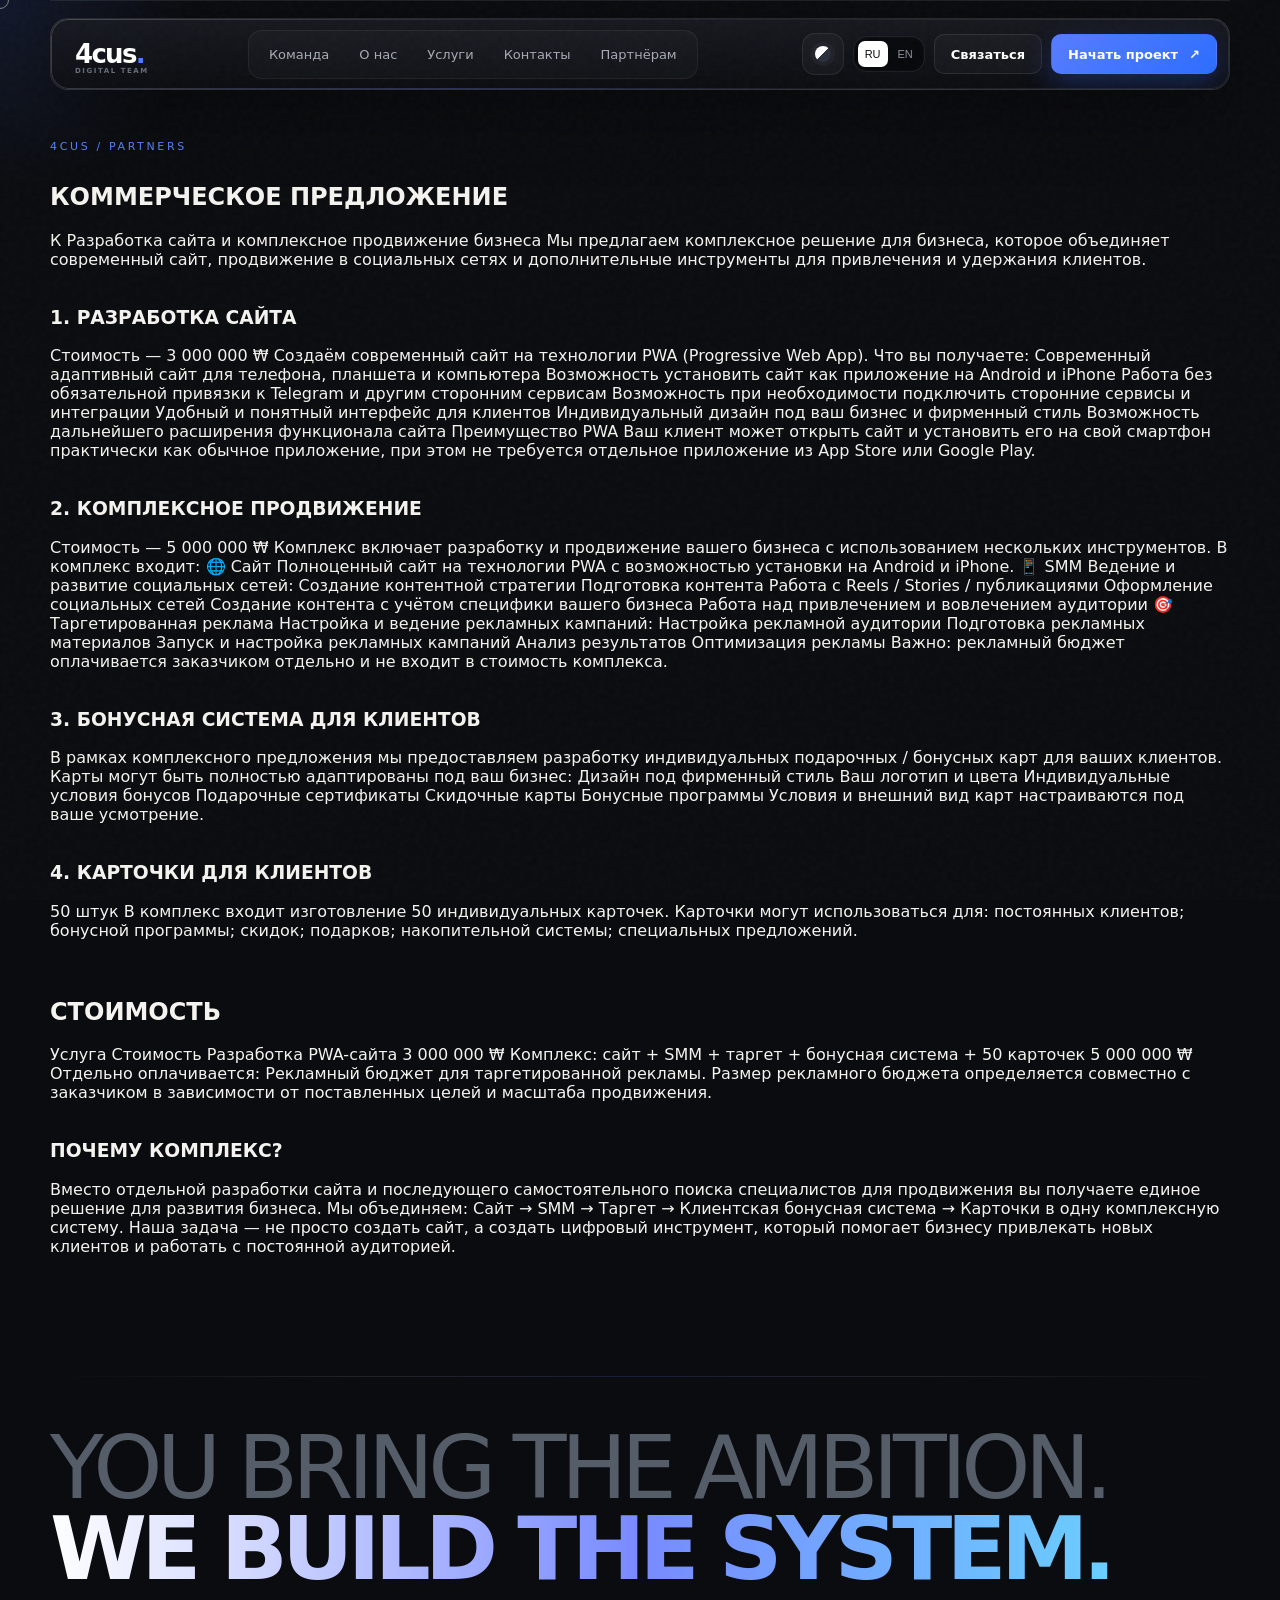
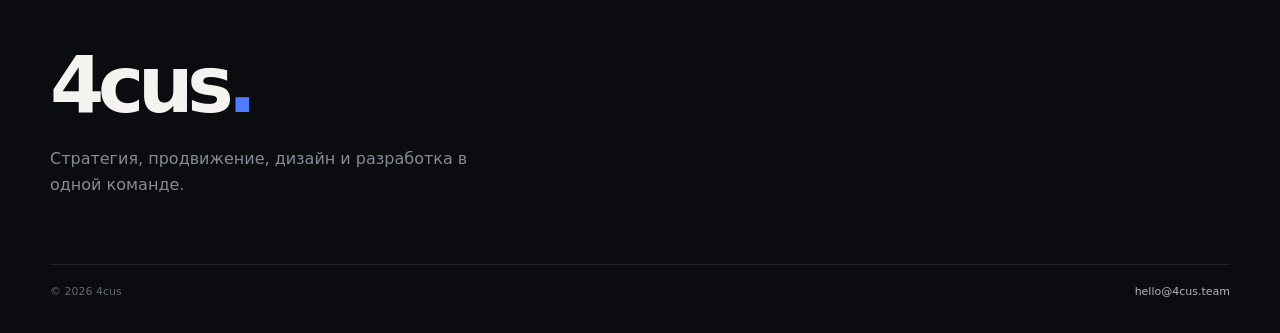
<file: parth.html>
<!doctype html>
<html lang="ru">
<head>
  <meta charset="utf-8" />
  <meta name="viewport" content="width=device-width, initial-scale=1" />
  <meta name="theme-color" content="#0b0c0f" />
  <meta name="description" content="4cus — digital team: SEO, targeted ads, websites, UI/UX, full-stack development and content production." />
  <title>4cus — Digital Team</title>
  <link rel="stylesheet" href="styles.css" />
</head>
<body>
  
  <div class="noise"></div>
  <div class="cursor-glow" id="cursorGlow"></div>

  <header class="topbar">
    <div class="topbar-stars" aria-hidden="true"></div>
    <a class="brand" href="#top" aria-label="4cus home">4cus<span>.</span></a>
    <nav class="nav" aria-label="Main navigation">
      <a href="#team" data-i18n="navTeam">Команда</a>
      <a href="#about" data-i18n="navAbout">О нас</a>
      <a href="#services" data-i18n="navServices">Услуги</a>
      <a href="#contact" data-i18n="navContact">Контакты</a>
      <a href="https://sanek99tyan-svg.github.io/4cusv4/parth.html">Партнёрам</a>
    </nav>
    <div class="top-actions">
      <button class="theme-toggle" id="themeToggle" type="button" aria-label="Toggle theme"><span class="theme-dot"></span></button>
      <button class="lang-switch" id="langSwitch" type="button" aria-label="Switch language"><span class="active">RU</span><span>EN</span></button>
      <a class="pill ghost" href="#contact" data-i18n="contactUs">Связаться</a>
      <a class="pill primary" href="#services" data-i18n="getStarted">Начать проект <span>↗</span></a>
      <button class="menu-btn" id="menuBtn" type="button" aria-label="Open menu"><span></span><span></span></button>
    </div>
  </header>

  <main id="top">
    



   


    <section class="about section-pad" id="about">
      <br />
      <div class="about-kicker reveal">4cus / Partners</div>
      <h2>КОММЕРЧЕСКОЕ ПРЕДЛОЖЕНИЕ</h2>К
Разработка сайта и комплексное продвижение бизнеса
Мы предлагаем комплексное решение для бизнеса, которое объединяет современный сайт, продвижение в социальных сетях и дополнительные инструменты для привлечения и удержания клиентов.
<br /><br/>
<h3>1. РАЗРАБОТКА САЙТА</h3>
Стоимость —
3 000 000 ₩
Создаём современный сайт на технологии PWA (Progressive Web App).
Что вы получаете:
Современный адаптивный сайт для телефона, планшета и компьютера
Возможность установить сайт как приложение на Android и iPhone
Работа без обязательной привязки к Telegram и другим сторонним сервисам
Возможность при необходимости подключить сторонние сервисы и интеграции
Удобный и понятный интерфейс для клиентов
Индивидуальный дизайн под ваш бизнес и фирменный стиль
Возможность дальнейшего расширения функционала сайта
Преимущество PWA
Ваш клиент может открыть сайт и установить его на свой смартфон практически как обычное приложение, при этом не требуется отдельное приложение из App Store или Google Play.
<br /><br/>
<h3>2. КОМПЛЕКСНОЕ ПРОДВИЖЕНИЕ</h3>
Стоимость —
5 000 000 ₩
Комплекс включает разработку и продвижение вашего бизнеса с использованием нескольких инструментов.
В комплекс входит:
🌐 Сайт
Полноценный сайт на технологии PWA с возможностью установки на Android и iPhone.
📱 SMM
Ведение и развитие социальных сетей:
Создание контентной стратегии
Подготовка контента
Работа с Reels / Stories / публикациями
Оформление социальных сетей
Создание контента с учётом специфики вашего бизнеса
Работа над привлечением и вовлечением аудитории
🎯 Таргетированная реклама
Настройка и ведение рекламных кампаний:
Настройка рекламной аудитории
Подготовка рекламных материалов
Запуск и настройка рекламных кампаний
Анализ результатов
Оптимизация рекламы
Важно: рекламный бюджет оплачивается заказчиком отдельно и не входит в стоимость комплекса.
<br /><br/>
<h3>3. БОНУСНАЯ СИСТЕМА ДЛЯ КЛИЕНТОВ</h3>
В рамках комплексного предложения мы предоставляем разработку индивидуальных подарочных / бонусных карт для ваших клиентов.
Карты могут быть полностью адаптированы под ваш бизнес:
Дизайн под фирменный стиль
Ваш логотип и цвета
Индивидуальные условия бонусов
Подарочные сертификаты
Скидочные карты
Бонусные программы
Условия и внешний вид карт настраиваются под ваше усмотрение.
<br /><br/>
<h3>4. КАРТОЧКИ ДЛЯ КЛИЕНТОВ</h3>
50 штук
В комплекс входит изготовление 50 индивидуальных карточек.
Карточки могут использоваться для:
постоянных клиентов;
бонусной программы;
скидок;
подарков;
накопительной системы;
специальных предложений.
<br /><br/><br />
<h2>СТОИМОСТЬ</h2>
Услуга	Стоимость
Разработка PWA-сайта	3 000 000 ₩
Комплекс: сайт + SMM + таргет + бонусная система + 50 карточек	5 000 000 ₩
Отдельно оплачивается:
Рекламный бюджет для таргетированной рекламы.
Размер рекламного бюджета определяется совместно с заказчиком в зависимости от поставленных целей и масштаба продвижения.
<br /><br/>
<h3>ПОЧЕМУ КОМПЛЕКС?</h3>
Вместо отдельной разработки сайта и последующего самостоятельного поиска специалистов для продвижения вы получаете единое решение для развития бизнеса.
Мы объединяем:
Сайт → SMM → Таргет → Клиентская бонусная система → Карточки
в одну комплексную систему.
Наша задача — не просто создать сайт, а создать цифровый инструмент, который помогает бизнесу привлекать новых клиентов и работать с постоянной аудиторией.
    </section>

    
  </main>

  <footer>
    <div class="footer-manifest reveal"><span>YOU BRING THE AMBITION.</span><strong data-i18n="footerManifest">WE BUILD THE SYSTEM.</strong></div>
    <div class="footer-brand">4cus<span>.</span></div>
    <p data-i18n="footerText">Стратегия, продвижение, дизайн и разработка в одной команде.</p>
    <div class="footer-bottom"><span>© 2026 4cus</span><a href="mailto:hello@4cus.team">hello@4cus.team</a></div>
  </footer>

  <div class="mobile-menu" id="mobileMenu" aria-hidden="true">
    <button class="menu-close" id="menuClose" type="button">×</button><button class="mobile-theme-toggle" id="mobileThemeToggle" type="button">Light / Dark</button>
    <a href="#team" data-i18n="navTeam">Команда</a><a href="#about" data-i18n="navAbout">О нас</a><a href="#services" data-i18n="navServices">Услуги</a><a href="#contact" data-i18n="navContact">Контакты</a><a href="https://sanek99tyan-svg.github.io/4cusv4/parth.html" data-i18n="navContact">Партнёрам</a>
  </div>

  <div class="profile-modal" id="profileModal" aria-hidden="true">
    <button class="profile-close" id="profileClose" type="button" aria-label="Close profile">×</button>
    <div class="profile-bg" id="profileBg"></div>
    <div class="profile-scroll">
      <div class="profile-hero">
        <div class="profile-index" id="profileIndex">01</div>
        <div class="profile-placeholder" id="profilePlaceholder"><span>A</span></div>
        <div class="profile-main">
          <div class="eyebrow" id="profileRole">IT / UIX / FULLSTACK</div>
          <h2 id="profileName">Александр</h2>
          <p id="profileBio"></p>
          <div class="profile-skills" id="profileSkills"></div><div class="profile-links"><a href="#">Instagram ↗</a><a href="#">Telegram ↗</a></div>
        </div>
      </div>
      <div class="portfolio-wrap">
        <div class="portfolio-head"><h3 data-i18n="portfolioTitle">Выбранные проекты</h3><span data-i18n="portfolioHint">Заглушки — замените на реальные изображения позже</span></div>
        <div class="portfolio-grid" id="portfolioGrid"></div>
      </div>
    </div>
  </div>

  <div class="custom-cursor" id="customCursor"><span></span></div>
  <script src="script.js"></script>
</body>
</html>
</file>
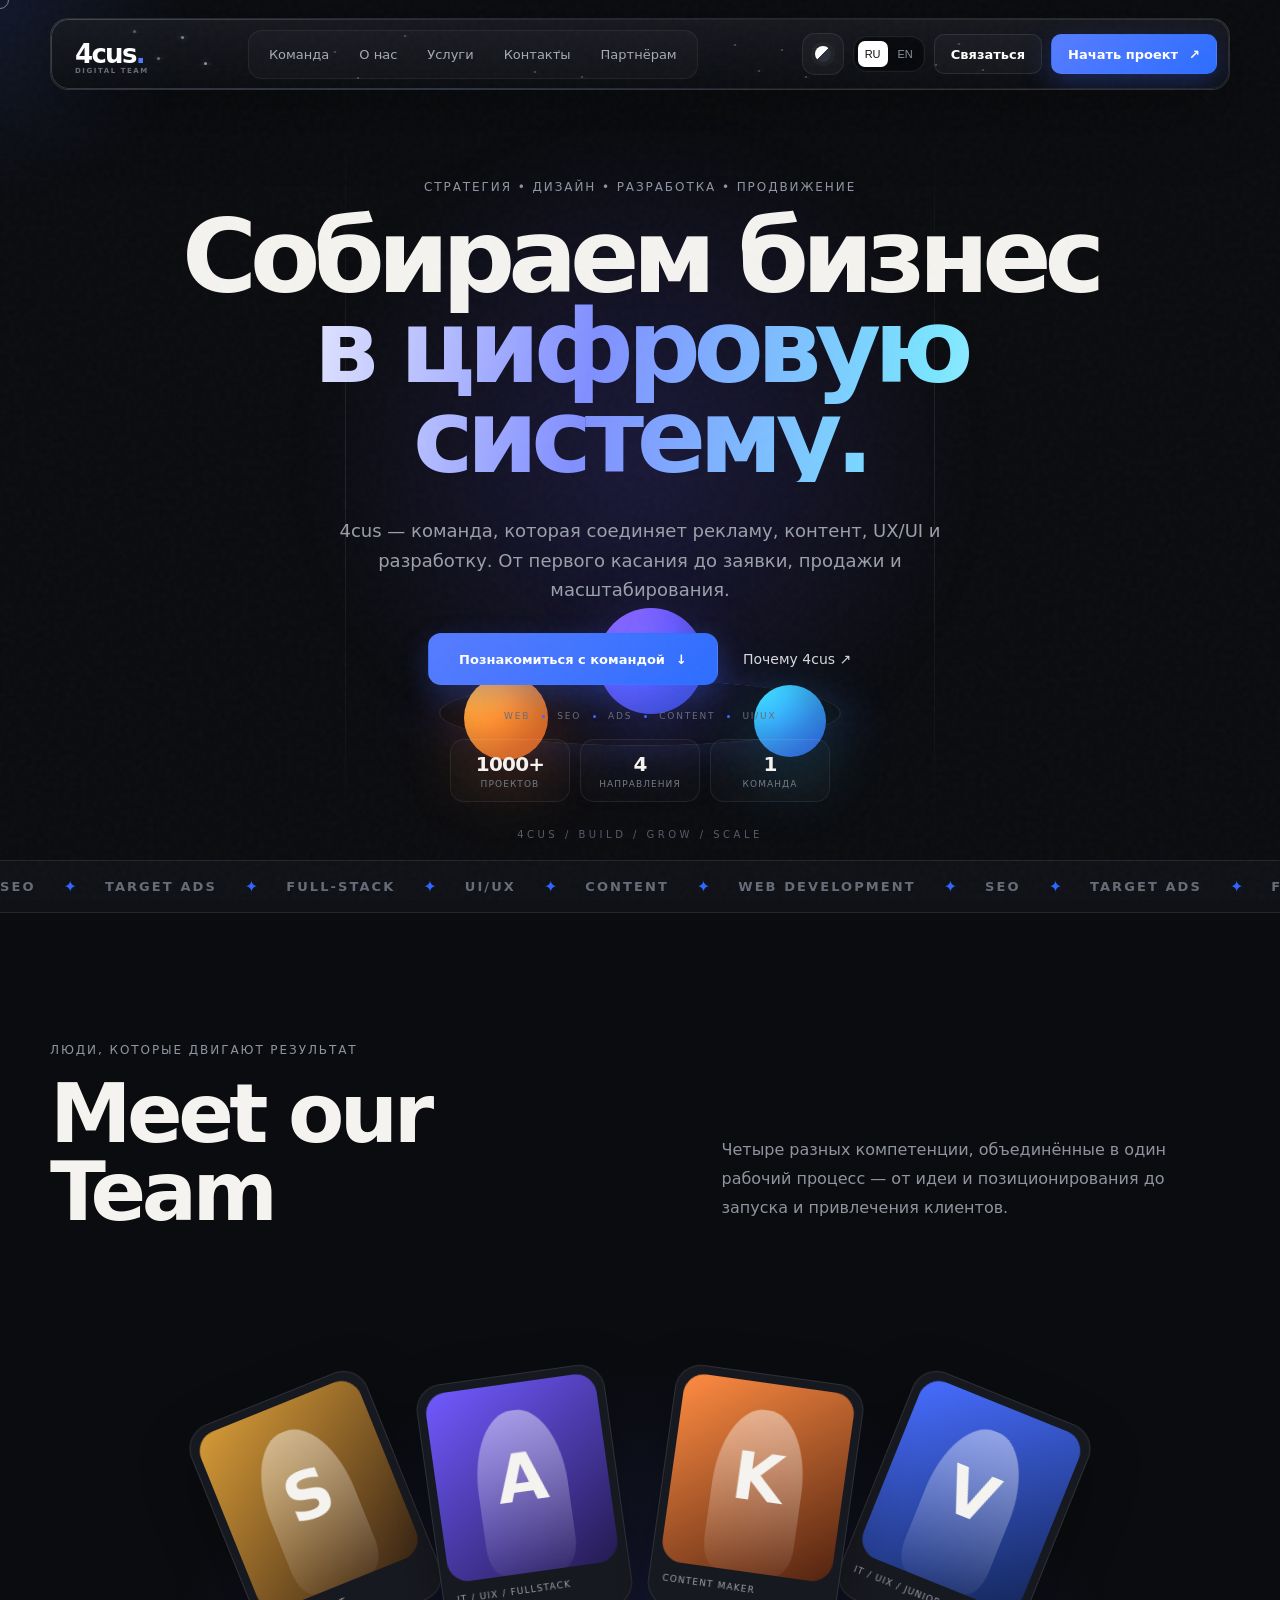
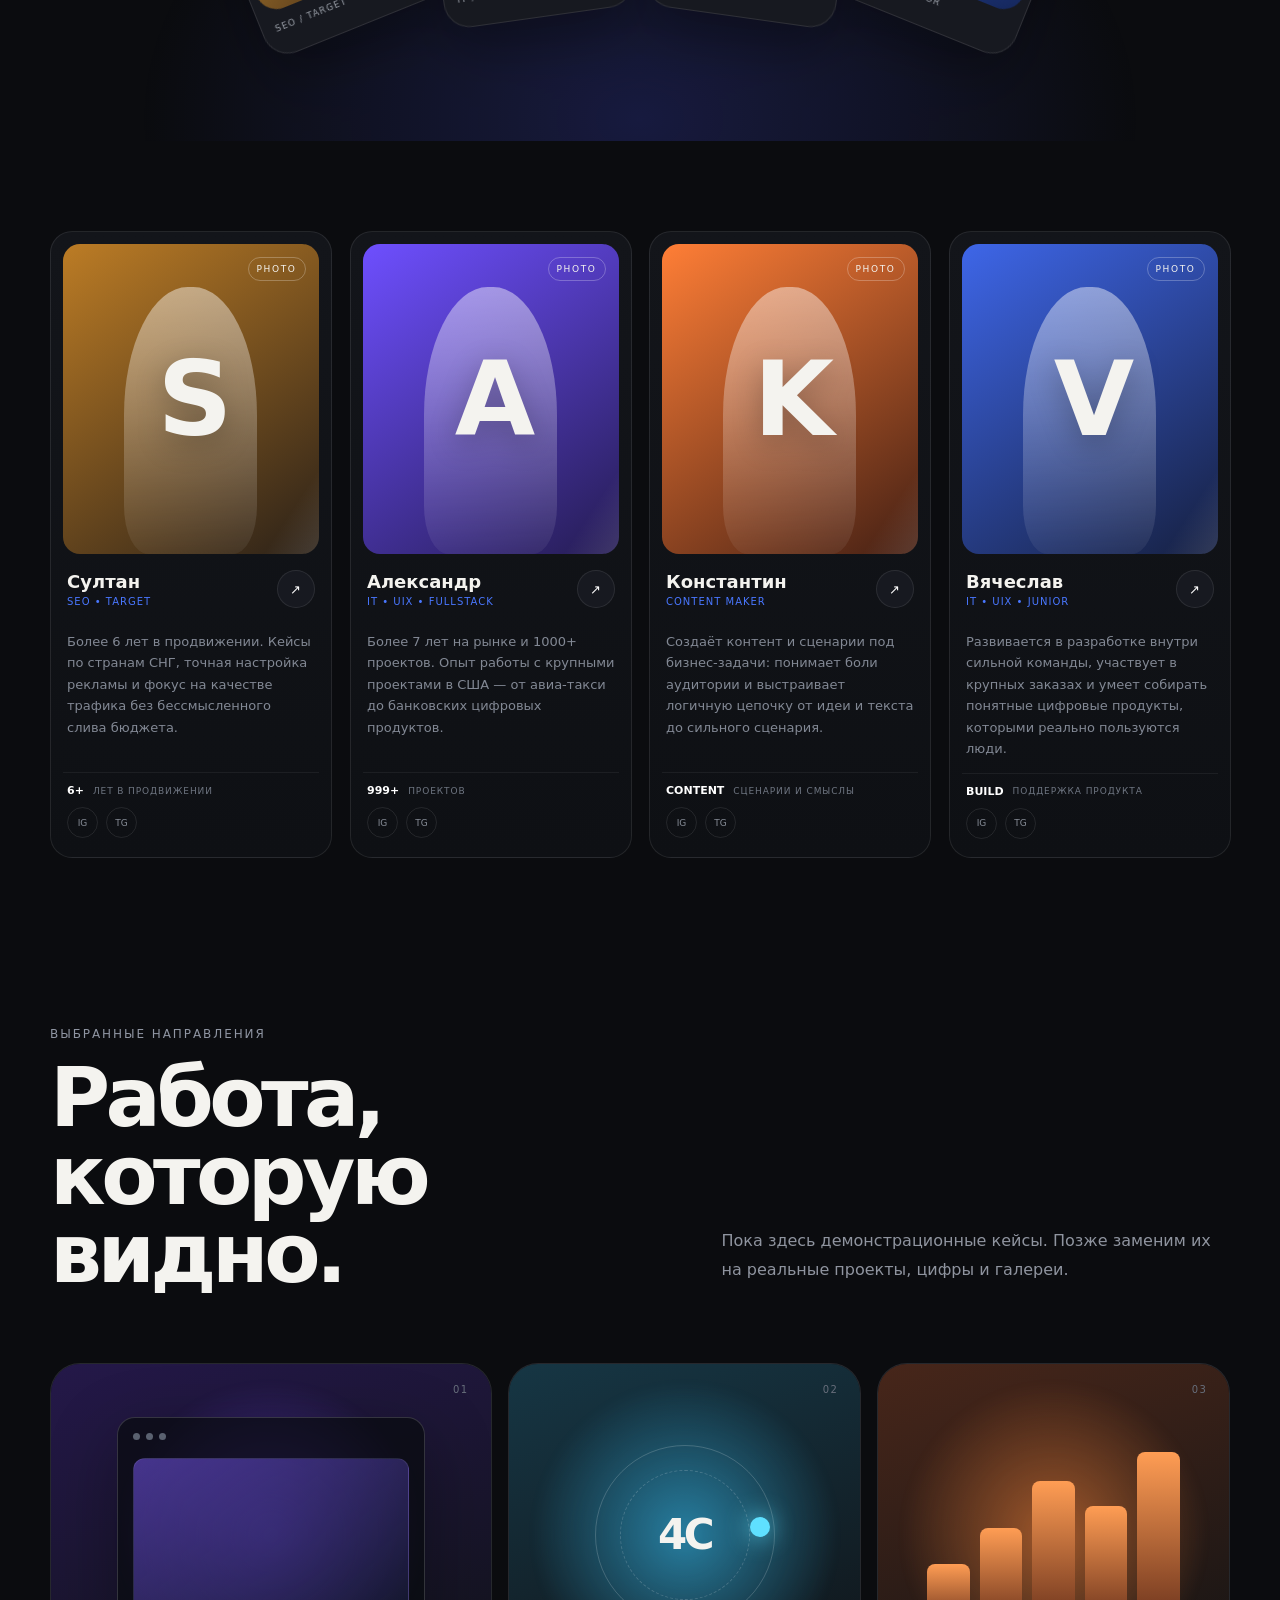
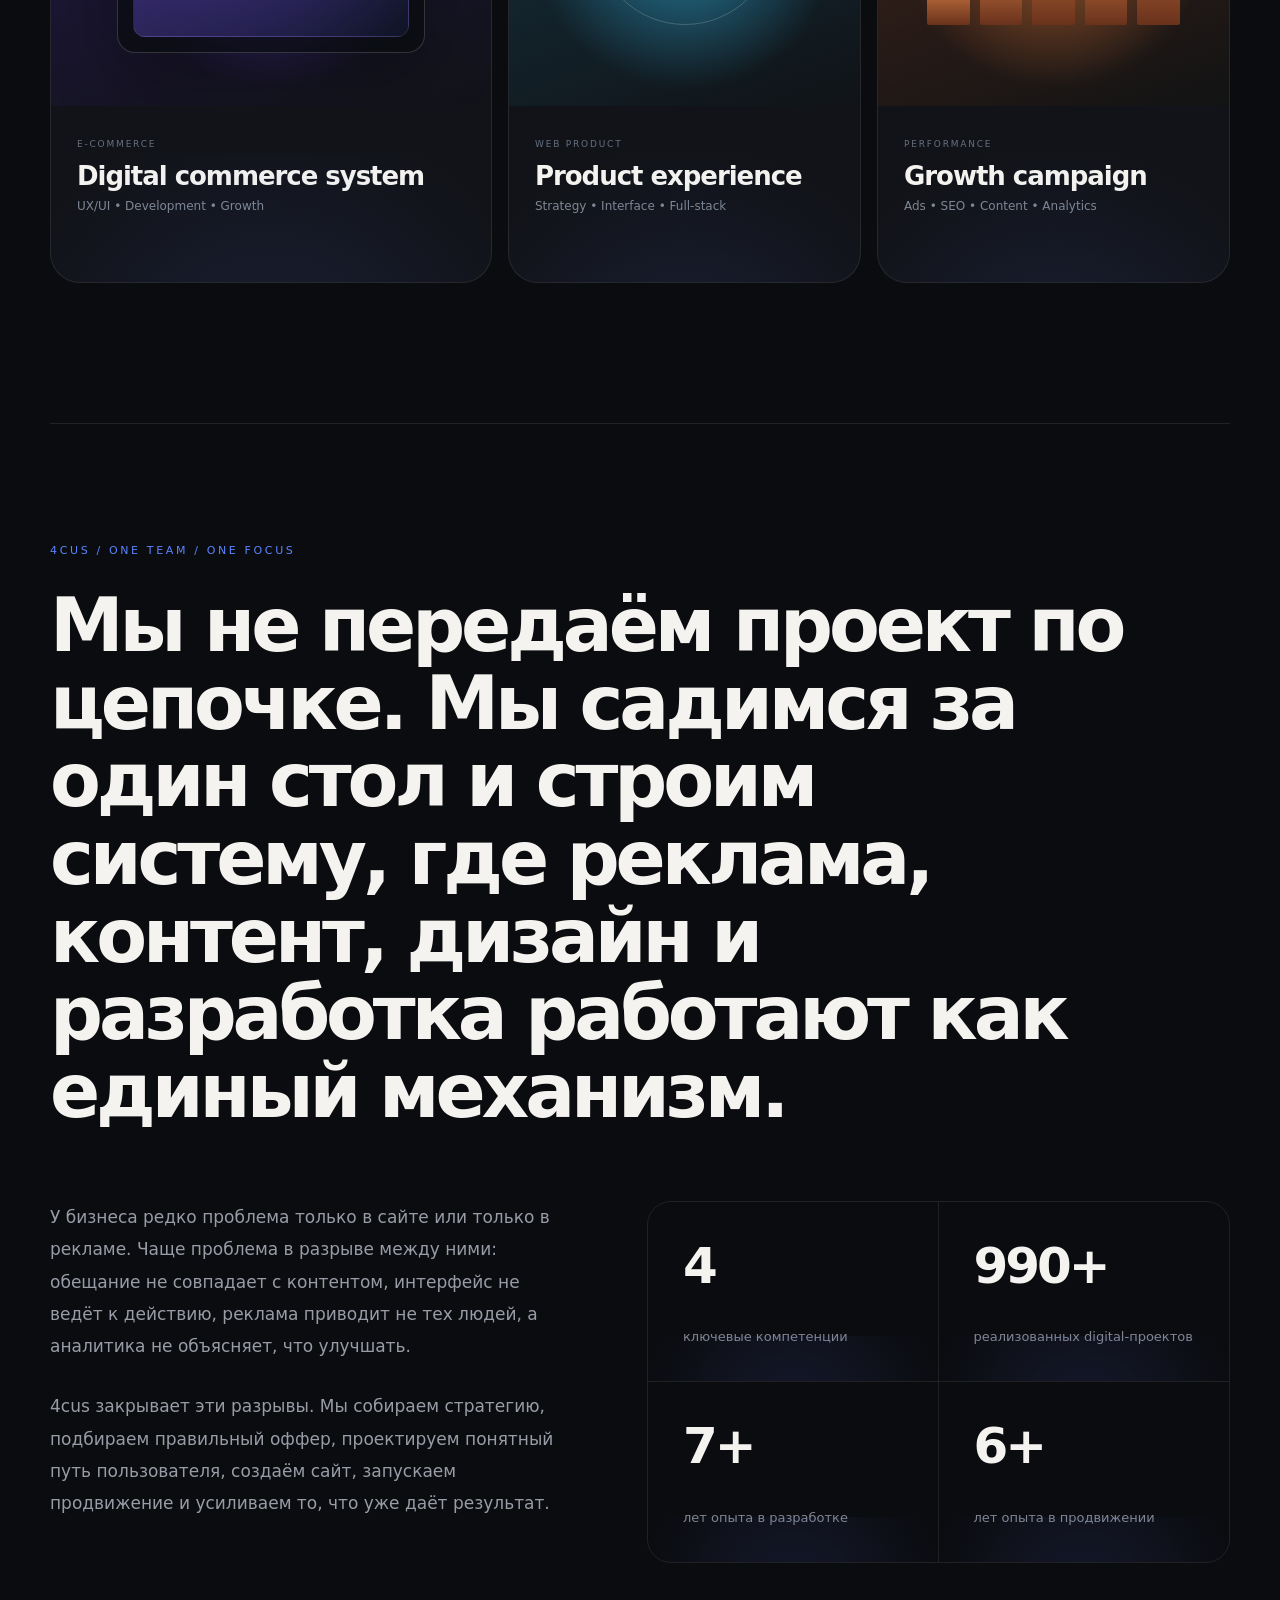
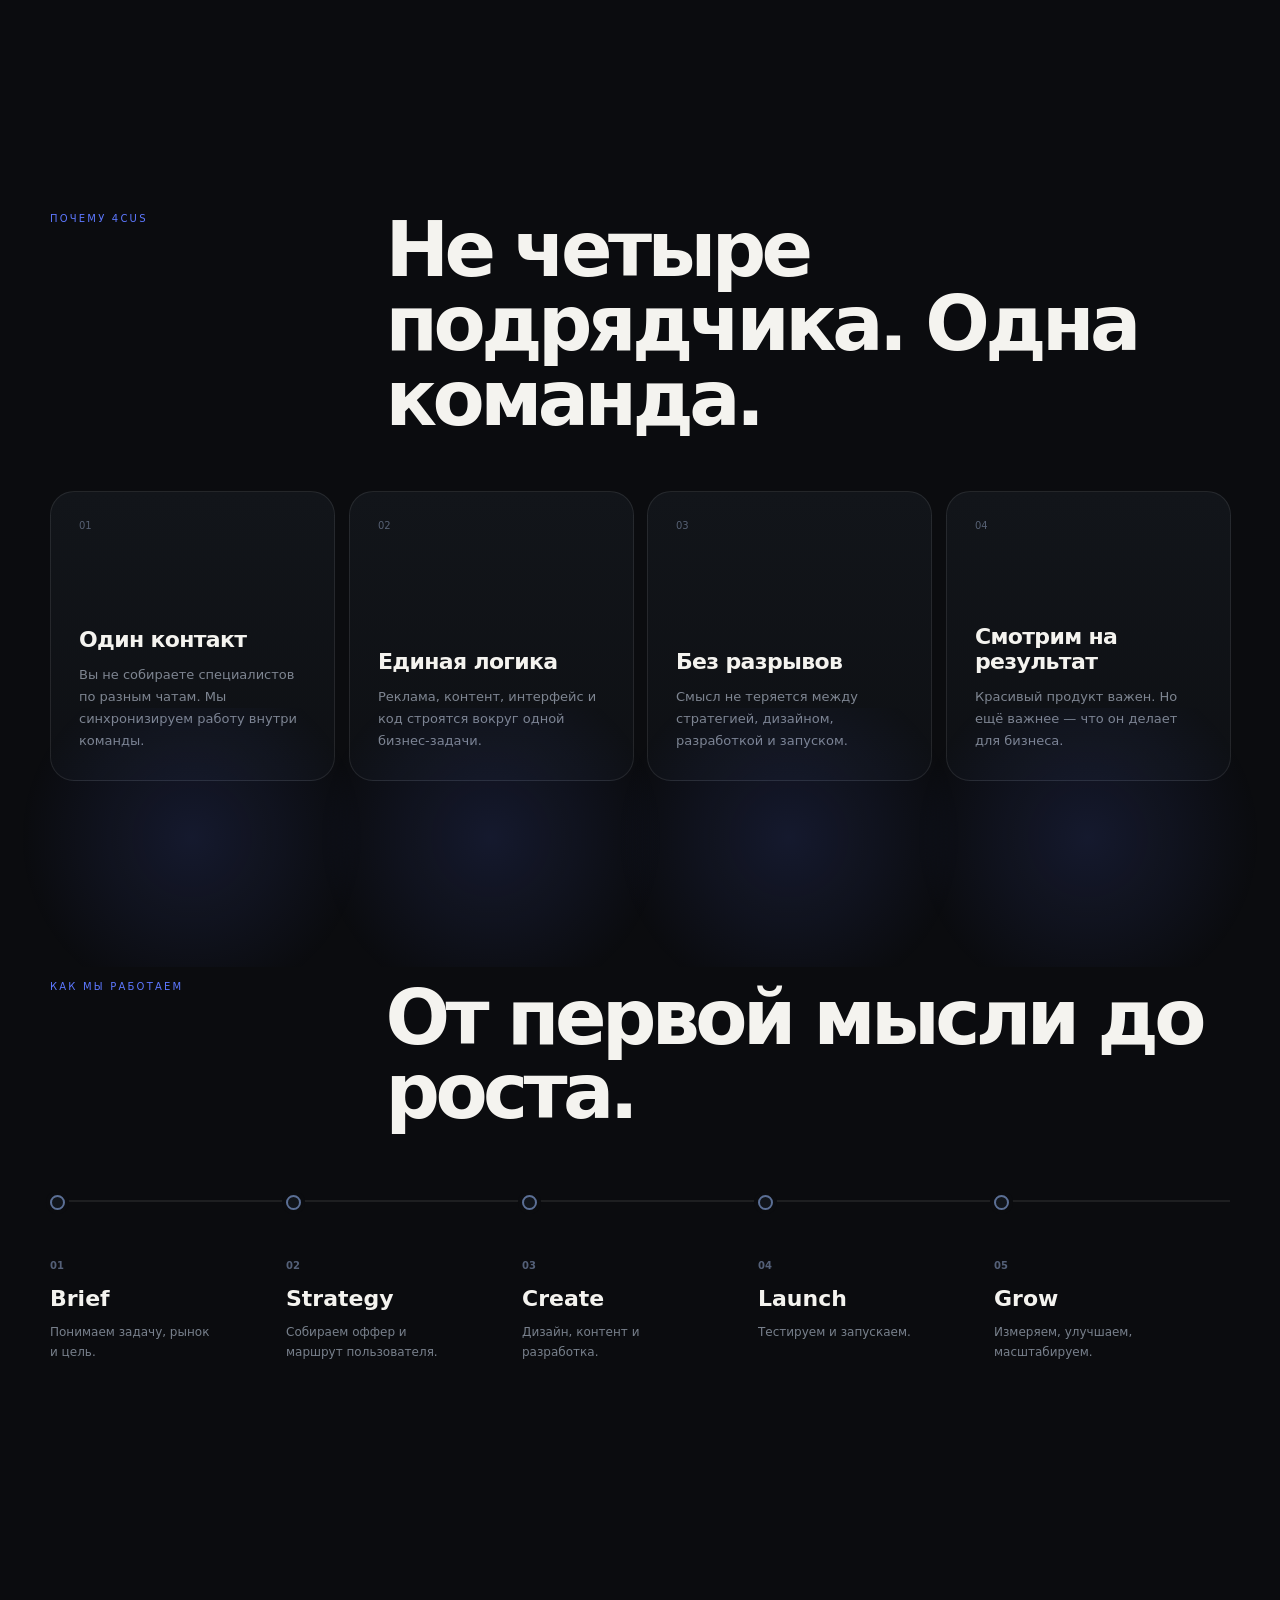
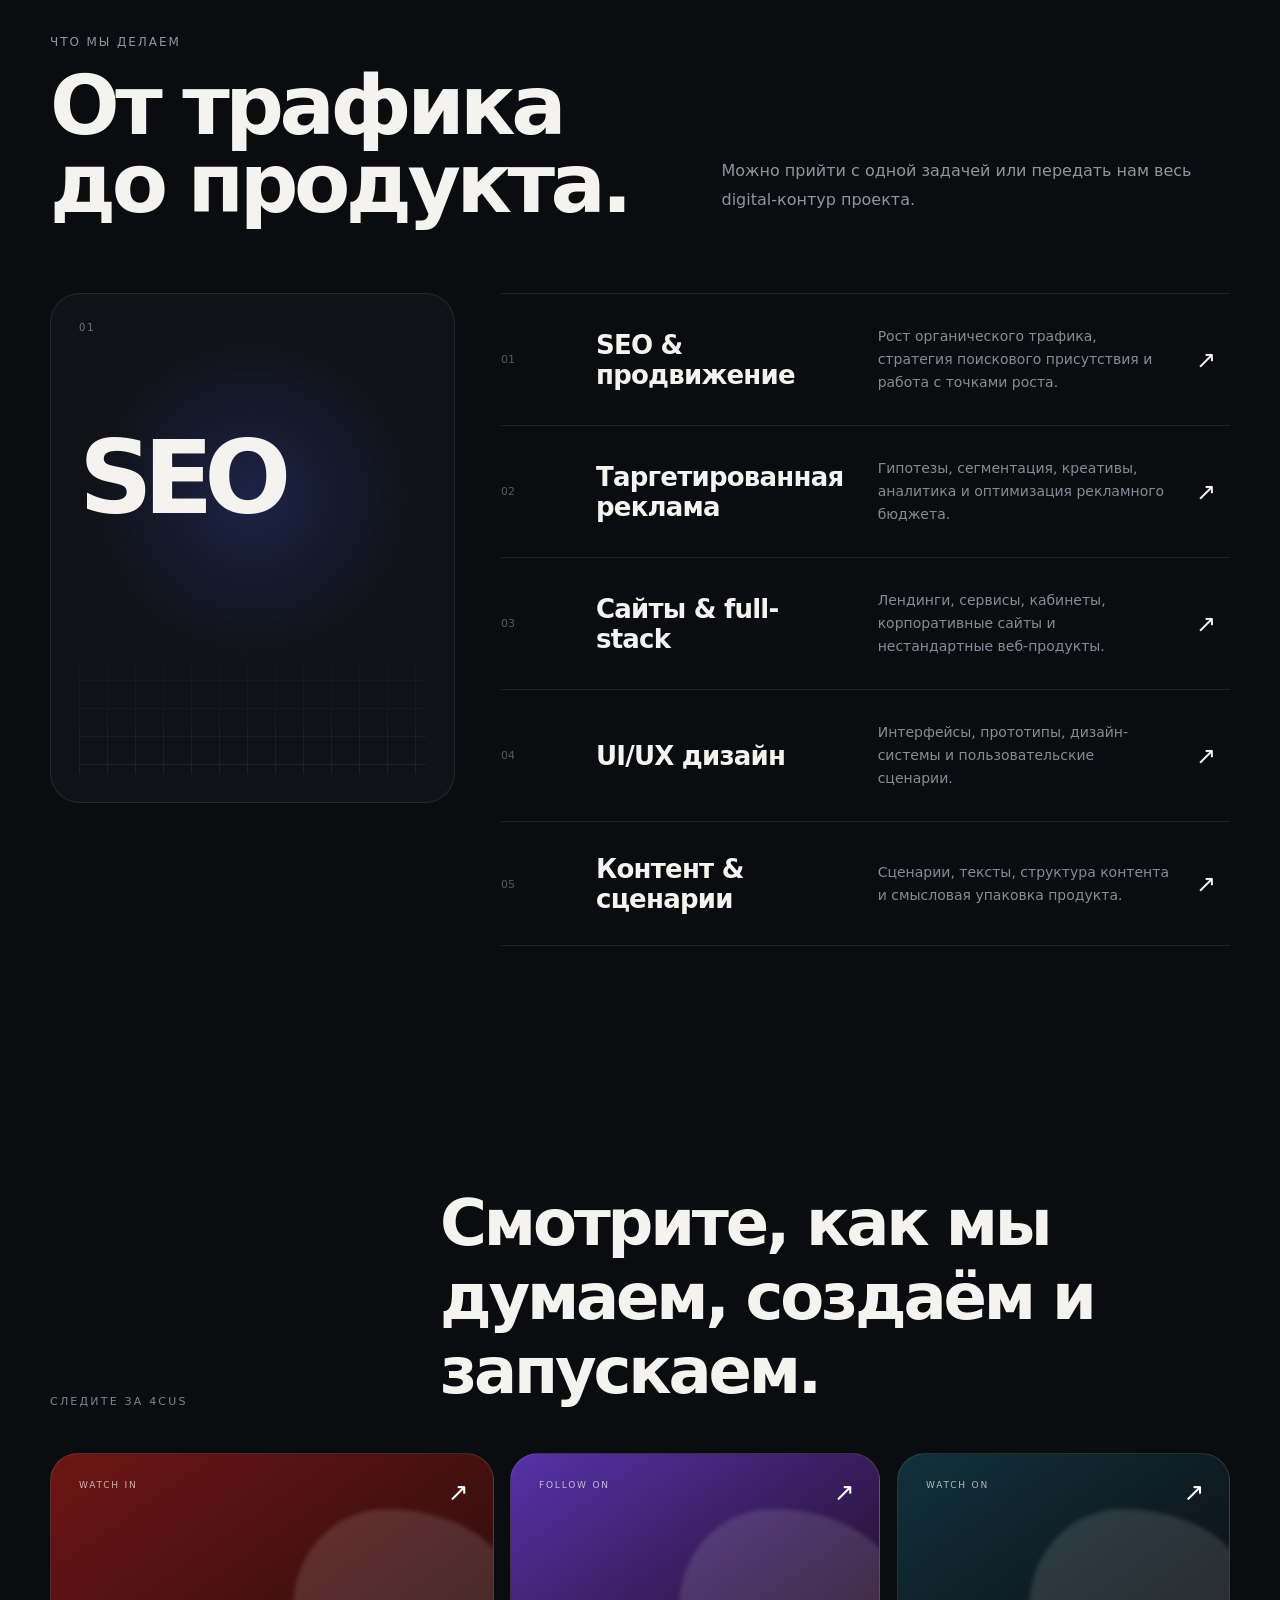
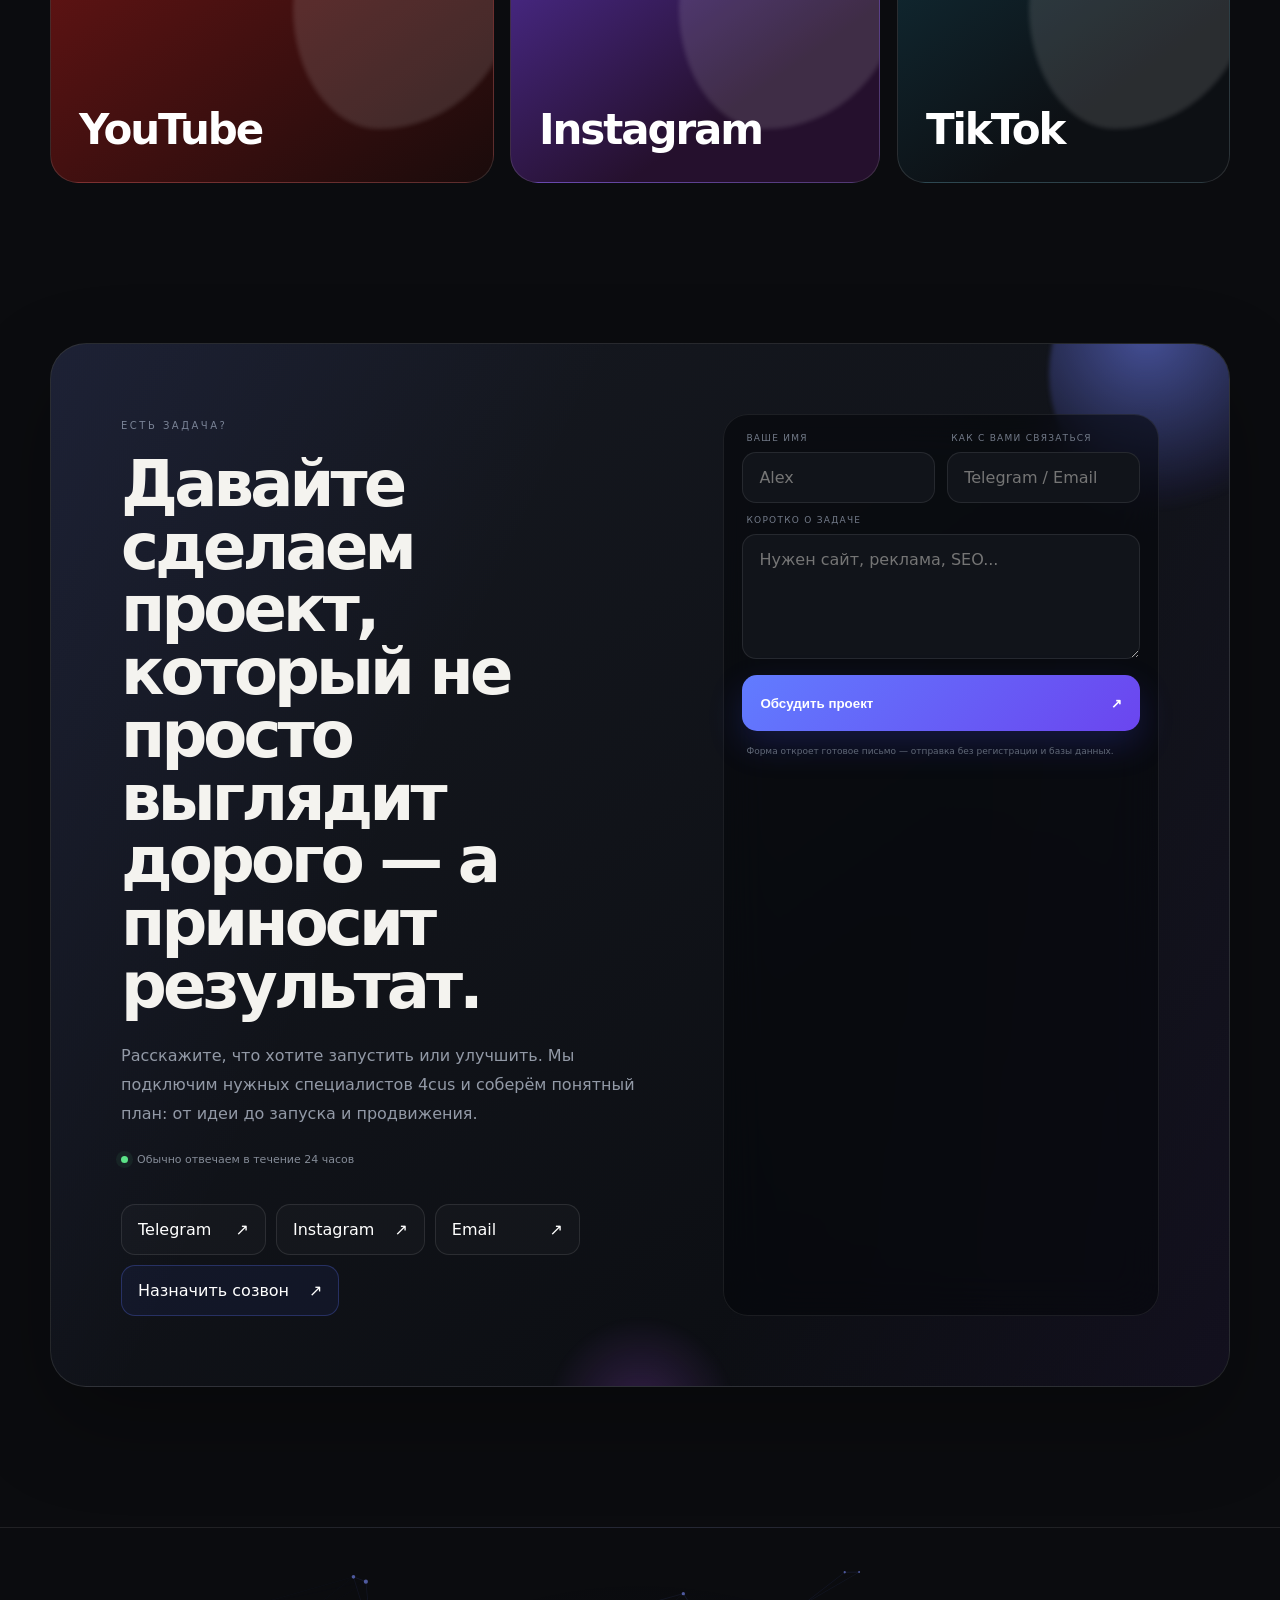
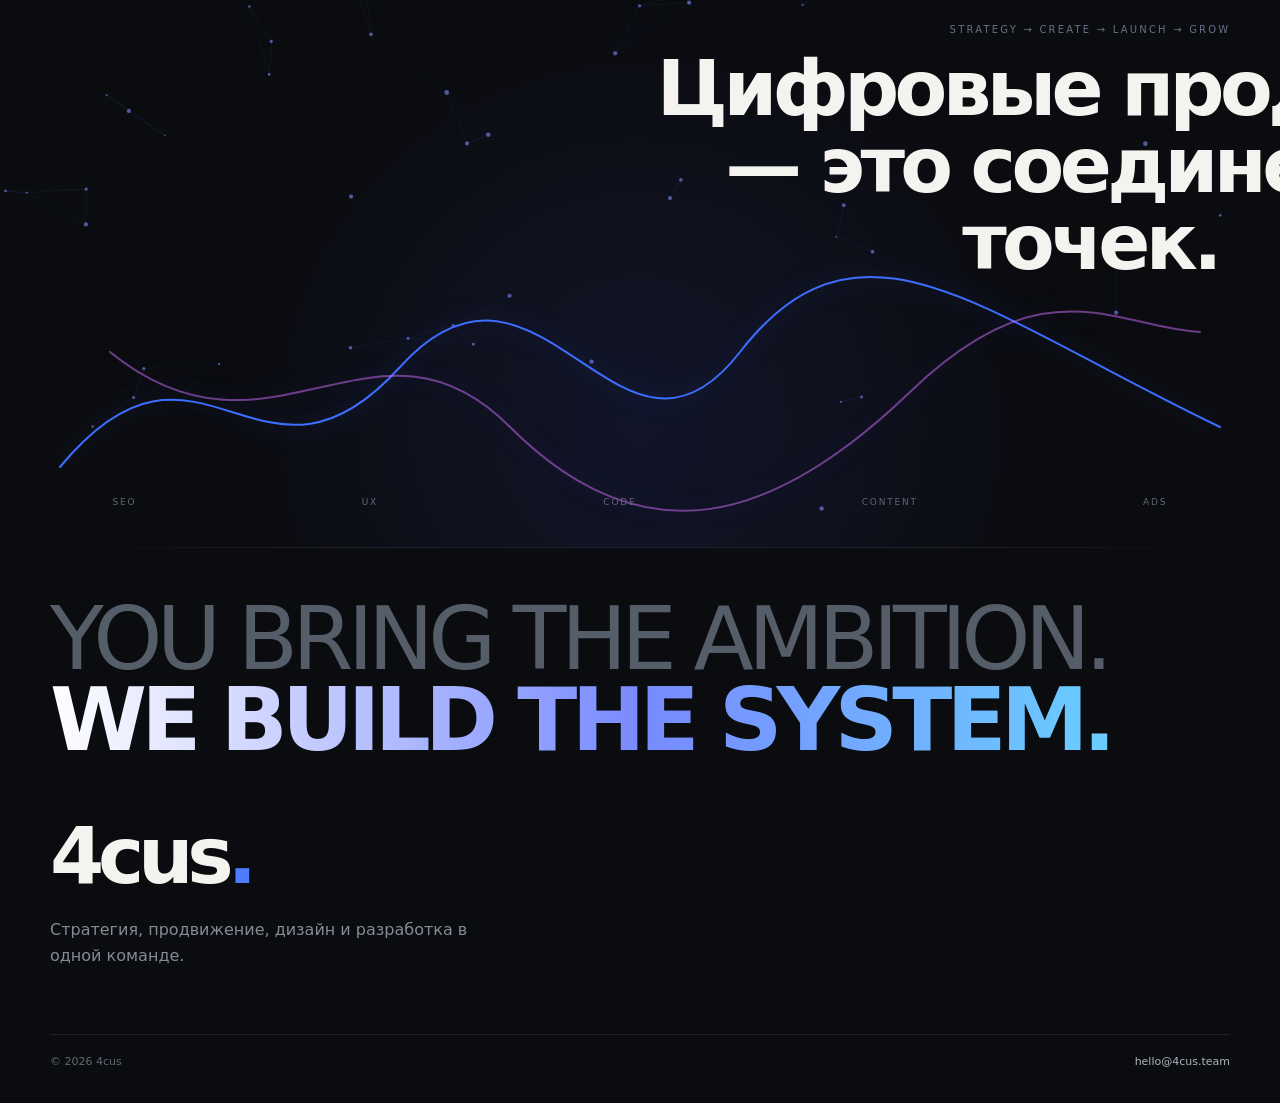
<file: template.html>
<!doctype html>
<html lang="ru">
<head>
  <meta charset="utf-8" />
  <meta name="viewport" content="width=device-width, initial-scale=1" />
  <meta name="theme-color" content="#0b0c0f" />
  <meta name="description" content="4cus — digital team: SEO, targeted ads, websites, UI/UX, full-stack development and content production." />
  <title>4cus — Digital Team</title>
  <link rel="stylesheet" href="styles.css" />
</head>
<body>
  <div class="site-loader" id="siteLoader" aria-hidden="true"><div class="loader-mark">4cus<span>.</span></div><div class="loader-points"><i></i><i></i><i></i><i></i></div></div>
  <div class="noise"></div>
  <div class="cursor-glow" id="cursorGlow"></div>

  <header class="topbar">
    <div class="topbar-stars" aria-hidden="true"></div>
    <a class="brand" href="#top" aria-label="4cus home">4cus<span>.</span></a>
    <nav class="nav" aria-label="Main navigation">
      <a href="#team" data-i18n="navTeam">Команда</a>
      <a href="#about" data-i18n="navAbout">О нас</a>
      <a href="#services" data-i18n="navServices">Услуги</a>
      <a href="#contact" data-i18n="navContact">Контакты</a>
      <a href="/parth.html">Партнёрам</a>
    </nav>
    <div class="top-actions">
      <button class="theme-toggle" id="themeToggle" type="button" aria-label="Toggle theme"><span class="theme-dot"></span></button>
      <button class="lang-switch" id="langSwitch" type="button" aria-label="Switch language"><span class="active">RU</span><span>EN</span></button>
      <a class="pill ghost" href="#contact" data-i18n="contactUs">Связаться</a>
      <a class="pill primary" href="#services" data-i18n="getStarted">Начать проект <span>↗</span></a>
      <button class="menu-btn" id="menuBtn" type="button" aria-label="Open menu"><span></span><span></span></button>
    </div>
  </header>

  <main id="top">
    <section class="hero section-pad">
      <div class="hero-gridline one"></div><div class="hero-gridline two"></div>
      <div class="eyebrow reveal" data-i18n="heroEyebrow">Стратегия • Дизайн • Разработка • Продвижение</div>
      <h1 class="hero-title reveal">
        <span data-i18n="heroLine1">Собираем бизнес</span>
        <span class="gradient-text" data-i18n="heroLine2">в цифровую систему.</span>
      </h1>
      <p class="hero-copy reveal" data-i18n="heroCopy">4cus — команда, которая соединяет рекламу, контент, UX/UI и разработку. От первого касания до заявки, продажи и масштабирования.</p>
      <div class="hero-actions reveal">
        <a class="pill primary big cursor-label" data-cursor="VIEW" href="#team" data-i18n="meetTeam">Познакомиться с командой <span>↓</span></a>
        <a class="text-link cursor-label" data-cursor="WHY" href="#about" data-i18n="whyUs">Почему 4cus <span>↗</span></a>
      </div>
      <div class="hero-trust reveal">
        <span>WEB</span><i></i><span>SEO</span><i></i><span>ADS</span><i></i><span>CONTENT</span><i></i><span>UI/UX</span>
      </div>
      <div class="hero-stats reveal">
        <div><strong class="count-up" data-count="1000" data-suffix="+">0</strong><span data-i18n="heroStatProjects">проектов</span></div>
        <div><strong class="count-up" data-count="4">0</strong><span data-i18n="heroStatDirections">направления</span></div>
        <div><strong class="count-up" data-count="1">0</strong><span data-i18n="heroStatTeam">команда</span></div>
      </div>
      <div class="orbit-stage" aria-hidden="true">
        <div class="orbit-ring"></div>
        <div class="orb orb-a"></div><div class="orb orb-b"></div><div class="orb orb-c"></div>
        <div class="orbit-copy">4CUS / BUILD / GROW / SCALE</div>
      </div>
    </section>

    <section class="marquee" aria-hidden="true">
      <div class="marquee-track">
        <span>SEO</span><i>✦</i><span>TARGET ADS</span><i>✦</i><span>FULL-STACK</span><i>✦</i><span>UI/UX</span><i>✦</i><span>CONTENT</span><i>✦</i><span>WEB DEVELOPMENT</span><i>✦</i>
        <span>SEO</span><i>✦</i><span>TARGET ADS</span><i>✦</i><span>FULL-STACK</span><i>✦</i><span>UI/UX</span><i>✦</i><span>CONTENT</span><i>✦</i><span>WEB DEVELOPMENT</span><i>✦</i>
      </div>
    </section>

    <section class="team section-pad" id="team">
      <div class="section-head reveal">
        <div>
          <div class="eyebrow" data-i18n="teamEyebrow">Люди, которые двигают результат</div>
          <h2 data-i18n="teamTitle">Meet our Team</h2>
        </div>
        <p data-i18n="teamLead">Четыре разных компетенции, объединённые в один рабочий процесс — от идеи и позиционирования до запуска и привлечения клиентов.</p>
      </div>

      <div class="fan-stage reveal" id="fanStage">
        <article class="fan-card cursor-label fan-1" data-cursor="VIEW" data-member="sultan"><div class="person-placeholder amber"><b>S</b></div><span>SEO / TARGET</span></article>
        <article class="fan-card cursor-label fan-2" data-cursor="VIEW" data-member="alexander"><div class="person-placeholder violet"><b>A</b></div><span>IT / UIX / FULLSTACK</span></article>
        <article class="fan-card cursor-label fan-3" data-cursor="VIEW" data-member="konstantin"><div class="person-placeholder orange"><b>K</b></div><span>CONTENT MAKER</span></article>
        <article class="fan-card cursor-label fan-4" data-cursor="VIEW" data-member="vyacheslav"><div class="person-placeholder blue"><b>V</b></div><span>IT / UIX / JUNIOR</span></article>
      </div>

      <div class="team-grid">
        <article class="member-card reveal cursor-label" data-cursor="VIEW" data-member="sultan">
          <div class="member-photo photo-amber"><span>S</span><div class="photo-hint" data-i18n="photoHint">PHOTO</div></div>
          <div class="member-meta"><div><h3 data-i18n="sultanName">Султан</h3><p>SEO • TARGET</p></div><button class="round-btn" type="button" aria-label="Open profile">↗</button></div>
          <p class="member-desc" data-i18n="sultanShort">Более 6 лет в продвижении. Кейсы по странам СНГ, точная настройка рекламы и фокус на качестве трафика без бессмысленного слива бюджета.</p>
          <div class="member-proof"><b class="count-up" data-count="6" data-suffix="+">0</b><span data-i18n="proofYearsGrowth">лет в продвижении</span></div><div class="social-mini"><a href="#" aria-label="Instagram">IG</a><a href="#" aria-label="Telegram">TG</a></div>
        </article>

        <article class="member-card reveal cursor-label" data-cursor="VIEW" data-member="alexander">
          <div class="member-photo photo-violet"><span>A</span><div class="photo-hint" data-i18n="photoHint">PHOTO</div></div>
          <div class="member-meta"><div><h3 data-i18n="alexanderName">Александр</h3><p>IT • UIX • FULLSTACK</p></div><button class="round-btn" type="button" aria-label="Open profile">↗</button></div>
          <p class="member-desc" data-i18n="alexanderShort">Более 7 лет на рынке и 1000+ проектов. Опыт работы с крупными проектами в США — от авиа-такси до банковских цифровых продуктов.</p>
          <div class="member-proof"><b class="count-up" data-count="1000" data-suffix="+">0</b><span data-i18n="proofProjects">проектов</span></div><div class="social-mini"><a href="#" aria-label="Instagram">IG</a><a href="#" aria-label="Telegram">TG</a></div>
        </article>

        <article class="member-card reveal cursor-label" data-cursor="VIEW" data-member="konstantin">
          <div class="member-photo photo-orange"><span>K</span><div class="photo-hint" data-i18n="photoHint">PHOTO</div></div>
          <div class="member-meta"><div><h3 data-i18n="konstantinName">Константин</h3><p>CONTENT MAKER</p></div><button class="round-btn" type="button" aria-label="Open profile">↗</button></div>
          <p class="member-desc" data-i18n="konstantinShort">Создаёт контент и сценарии под бизнес-задачи: понимает боли аудитории и выстраивает логичную цепочку от идеи и текста до сильного сценария.</p>
          <div class="member-proof"><b>CONTENT</b><span data-i18n="proofContent">сценарии и смыслы</span></div><div class="social-mini"><a href="#" aria-label="Instagram">IG</a><a href="#" aria-label="Telegram">TG</a></div>
        </article>

        <article class="member-card reveal cursor-label" data-cursor="VIEW" data-member="vyacheslav">
          <div class="member-photo photo-blue"><span>V</span><div class="photo-hint" data-i18n="photoHint">PHOTO</div></div>
          <div class="member-meta"><div><h3 data-i18n="vyacheslavName">Вячеслав</h3><p>IT • UIX • JUNIOR</p></div><button class="round-btn" type="button" aria-label="Open profile">↗</button></div>
          <p class="member-desc" data-i18n="vyacheslavShort">Развивается в разработке внутри сильной команды, участвует в крупных заказах и умеет собирать понятные цифровые продукты, которыми реально пользуются люди.</p>
          <div class="member-proof"><b>BUILD</b><span data-i18n="proofJunior">поддержка продукта</span></div><div class="social-mini"><a href="#" aria-label="Instagram">IG</a><a href="#" aria-label="Telegram">TG</a></div>
        </article>
      </div>
    </section>

    <section class="cases section-pad" id="cases">
      <div class="section-head reveal"><div><div class="eyebrow" data-i18n="casesEyebrow">Выбранные направления</div><h2 data-i18n="casesTitle">Работа, которую видно.</h2></div><p data-i18n="casesLead">Пока здесь демонстрационные кейсы. Позже заменим их на реальные проекты, цифры и галереи.</p></div>
      <div class="case-grid">
        <article class="case-card case-commerce reveal cursor-label" data-cursor="OPEN"><div class="case-no">01</div><div class="case-visual"><div class="case-window"><i></i><i></i><i></i><span></span></div></div><div class="case-meta"><span>E-COMMERCE</span><h3 data-i18n="case1">Digital commerce system</h3><p data-i18n="case1d">UX/UI • Development • Growth</p></div></article>
        <article class="case-card case-product reveal cursor-label" data-cursor="OPEN"><div class="case-no">02</div><div class="case-visual"><div class="case-orbit"><i></i><b>4C</b></div></div><div class="case-meta"><span>WEB PRODUCT</span><h3 data-i18n="case2">Product experience</h3><p data-i18n="case2d">Strategy • Interface • Full-stack</p></div></article>
        <article class="case-card case-growth reveal cursor-label" data-cursor="OPEN"><div class="case-no">03</div><div class="case-visual"><div class="bars"><i></i><i></i><i></i><i></i><i></i></div></div><div class="case-meta"><span>PERFORMANCE</span><h3 data-i18n="case3">Growth campaign</h3><p data-i18n="case3d">Ads • SEO • Content • Analytics</p></div></article>
      </div>
    </section>

    <section class="about section-pad" id="about">
      <div class="about-kicker reveal">4cus / one team / one focus</div>
      <h2 class="about-title reveal" data-i18n="aboutTitle">Мы не передаём проект по цепочке. Мы садимся за один стол и строим систему, где реклама, контент, дизайн и разработка работают как единый механизм.</h2>
      <div class="about-grid">
        <div class="about-copy reveal">
          <p data-i18n="aboutP1">У бизнеса редко проблема только в сайте или только в рекламе. Чаще проблема в разрыве между ними: обещание не совпадает с контентом, интерфейс не ведёт к действию, реклама приводит не тех людей, а аналитика не объясняет, что улучшать.</p>
          <p data-i18n="aboutP2">4cus закрывает эти разрывы. Мы собираем стратегию, подбираем правильный оффер, проектируем понятный путь пользователя, создаём сайт, запускаем продвижение и усиливаем то, что уже даёт результат.</p>
        </div>
        <div class="metric-wall reveal">
          <div class="metric"><strong class="count-up" data-count="4">0</strong><span data-i18n="metric1">ключевые компетенции</span></div>
          <div class="metric"><strong class="count-up" data-count="1000" data-suffix="+">0</strong><span data-i18n="metric2">реализованных digital-проектов</span></div>
          <div class="metric"><strong class="count-up" data-count="7" data-suffix="+">0</strong><span data-i18n="metric3">лет опыта в разработке</span></div>
          <div class="metric"><strong class="count-up" data-count="6" data-suffix="+">0</strong><span data-i18n="metric4">лет опыта в продвижении</span></div>
        </div>
      </div>
    </section>

    <section class="why section-pad">
      <div class="why-head reveal"><span data-i18n="whyKicker">ПОЧЕМУ 4CUS</span><h2 data-i18n="whyTitle">Не четыре подрядчика. Одна команда.</h2></div>
      <div class="why-grid">
        <article class="why-card reveal"><span>01</span><h3 data-i18n="why1">Один контакт</h3><p data-i18n="why1d">Вы не собираете специалистов по разным чатам. Мы синхронизируем работу внутри команды.</p></article>
        <article class="why-card reveal"><span>02</span><h3 data-i18n="why2">Единая логика</h3><p data-i18n="why2d">Реклама, контент, интерфейс и код строятся вокруг одной бизнес-задачи.</p></article>
        <article class="why-card reveal"><span>03</span><h3 data-i18n="why3">Без разрывов</h3><p data-i18n="why3d">Смысл не теряется между стратегией, дизайном, разработкой и запуском.</p></article>
        <article class="why-card reveal"><span>04</span><h3 data-i18n="why4">Смотрим на результат</h3><p data-i18n="why4d">Красивый продукт важен. Но ещё важнее — что он делает для бизнеса.</p></article>
      </div>
    </section>

    <section class="process section-pad">
      <div class="process-copy reveal"><span data-i18n="processKicker">КАК МЫ РАБОТАЕМ</span><h2 data-i18n="processTitle">От первой мысли до роста.</h2></div>
      <div class="process-line reveal" id="processLine">
        <div class="process-progress"></div>
        <article><b>01</b><h3 data-i18n="process1">Brief</h3><p data-i18n="process1d">Понимаем задачу, рынок и цель.</p></article>
        <article><b>02</b><h3 data-i18n="process2">Strategy</h3><p data-i18n="process2d">Собираем оффер и маршрут пользователя.</p></article>
        <article><b>03</b><h3 data-i18n="process3">Create</h3><p data-i18n="process3d">Дизайн, контент и разработка.</p></article>
        <article><b>04</b><h3 data-i18n="process4">Launch</h3><p data-i18n="process4d">Тестируем и запускаем.</p></article>
        <article><b>05</b><h3 data-i18n="process5">Grow</h3><p data-i18n="process5d">Измеряем, улучшаем, масштабируем.</p></article>
      </div>
    </section>

    <section class="services sticky-services section-pad" id="services">
      <div class="section-head services-head reveal"><div><div class="eyebrow" data-i18n="servicesEyebrow">Что мы делаем</div><h2 data-i18n="servicesTitle">От трафика до продукта.</h2></div><p data-i18n="servicesLead">Можно прийти с одной задачей или передать нам весь digital-контур проекта.</p></div>
      <div class="services-layout"><div class="service-preview" id="servicePreview"><div class="preview-index">01</div><div class="preview-word">SEO</div><div class="preview-grid"></div></div><div class="service-list">
        <article class="service-row reveal"><span>01</span><h3 data-i18n="service1">SEO & продвижение</h3><p data-i18n="service1d">Рост органического трафика, стратегия поискового присутствия и работа с точками роста.</p><i>↗</i></article>
        <article class="service-row reveal"><span>02</span><h3 data-i18n="service2">Таргетированная реклама</h3><p data-i18n="service2d">Гипотезы, сегментация, креативы, аналитика и оптимизация рекламного бюджета.</p><i>↗</i></article>
        <article class="service-row reveal"><span>03</span><h3 data-i18n="service3">Сайты & full-stack</h3><p data-i18n="service3d">Лендинги, сервисы, кабинеты, корпоративные сайты и нестандартные веб-продукты.</p><i>↗</i></article>
        <article class="service-row reveal"><span>04</span><h3 data-i18n="service4">UI/UX дизайн</h3><p data-i18n="service4d">Интерфейсы, прототипы, дизайн-системы и пользовательские сценарии.</p><i>↗</i></article>
        <article class="service-row reveal"><span>05</span><h3 data-i18n="service5">Контент & сценарии</h3><p data-i18n="service5d">Сценарии, тексты, структура контента и смысловая упаковка продукта.</p><i>↗</i></article>
      </div></div>
    </section>

    <section class="socials section-pad" id="socials">
      <div class="social-intro reveal"><span data-i18n="followUs">Следите за 4cus</span><h2 data-i18n="socialTitle">Смотрите, как мы думаем, создаём и запускаем.</h2></div>
      <div class="social-cards">
        <a href="#" class="social-card youtube reveal cursor-label" data-cursor="WATCH"><small>WATCH IN</small><strong>YouTube</strong><span>↗</span><div class="social-shape"></div></a>
        <a href="#" class="social-card instagram reveal cursor-label" data-cursor="FOLLOW"><small>FOLLOW ON</small><strong>Instagram</strong><span>↗</span><div class="social-shape"></div></a>
        <a href="#" class="social-card tiktok reveal cursor-label" data-cursor="WATCH"><small>WATCH ON</small><strong>TikTok</strong><span>↗</span><div class="social-shape"></div></a>
      </div>
    </section>

    <section class="contact-cta section-pad" id="contact">
      <div class="contact-shell reveal">
        <div class="contact-orb contact-orb-a"></div>
        <div class="contact-orb contact-orb-b"></div>
        <div class="contact-copy">
          <span class="contact-kicker" data-i18n="contactKicker">ЕСТЬ ЗАДАЧА?</span>
          <h2 data-i18n="contactTitle">Давайте сделаем проект, который не просто выглядит дорого — а приносит результат.</h2>
          <p data-i18n="contactLead">Расскажите, что хотите запустить или улучшить. Мы подключим нужных специалистов 4cus и соберём понятный план: от идеи до запуска и продвижения.</p>
          <div class="response-time"><i></i><span data-i18n="responseTime">Обычно отвечаем в течение 24 часов</span></div>
          <div class="contact-links">
            <a href="#" class="contact-link"><span>Telegram</span><b>↗</b></a>
            <a href="#" class="contact-link"><span>Instagram</span><b>↗</b></a>
            <a href="mailto:hello@4cus.team" class="contact-link"><span>Email</span><b>↗</b></a><a href="#" class="contact-link book-call"><span data-i18n="bookCall">Назначить созвон</span><b>↗</b></a>
          </div>
        </div>
        <form class="project-form" id="projectForm">
          <label><span data-i18n="formName">Ваше имя</span><input id="contactName" type="text" autocomplete="name" required placeholder="Alex" /></label>
          <label><span data-i18n="formContact">Как с вами связаться</span><input id="contactWay" type="text" required placeholder="Telegram / Email" /></label>
          <label class="wide"><span data-i18n="formTask">Коротко о задаче</span><textarea id="contactTask" rows="4" required data-i18n-placeholder="formTaskPlaceholder" placeholder="Нужен сайт, реклама, SEO..."></textarea></label>
          <button class="contact-submit" type="submit"><span data-i18n="formSubmit">Обсудить проект</span><b>↗</b></button>
          <small data-i18n="formHint">Форма откроет готовое письмо — отправка без регистрации и базы данных.</small>
        </form>
      </div>
    </section>

    <section class="canvas-section">
      <div class="canvas-copy reveal"><span data-i18n="canvasKicker">strategy → create → launch → grow</span><h2 data-i18n="canvasTitle">Цифровые продукты — это соединение точек.</h2></div>
      <canvas id="networkCanvas" aria-hidden="true"></canvas>
      <svg class="signature-svg" viewBox="0 0 1200 260" role="img" aria-label="4cus digital flow illustration">
        <path class="draw-path" d="M20 190 C160 20 220 245 360 90 S580 230 700 75 S940 35 1180 150" />
        <path class="draw-path alt" d="M70 75 C230 205 335 15 470 150 S735 245 870 115 S1075 50 1160 55" />
      </svg>
      <div class="canvas-labels"><span>SEO</span><span>UX</span><span>CODE</span><span>CONTENT</span><span>ADS</span></div>
    </section>
  </main>

  <footer>
    <div class="footer-manifest reveal"><span>YOU BRING THE AMBITION.</span><strong data-i18n="footerManifest">WE BUILD THE SYSTEM.</strong></div>
    <div class="footer-brand">4cus<span>.</span></div>
    <p data-i18n="footerText">Стратегия, продвижение, дизайн и разработка в одной команде.</p>
    <div class="footer-bottom"><span>© 2026 4cus</span><a href="mailto:hello@4cus.team">hello@4cus.team</a></div>
  </footer>

  <div class="mobile-menu" id="mobileMenu" aria-hidden="true">
    <button class="menu-close" id="menuClose" type="button">×</button><button class="mobile-theme-toggle" id="mobileThemeToggle" type="button">Light / Dark</button>
    <a href="#team" data-i18n="navTeam">Команда</a><a href="#about" data-i18n="navAbout">О нас</a><a href="#services" data-i18n="navServices">Услуги</a><a href="#contact" data-i18n="navContact">Контакты</a><a href="/parth.html" data-i18n="navContact">Партнёрам</a>
  </div>

  <div class="profile-modal" id="profileModal" aria-hidden="true">
    <button class="profile-close" id="profileClose" type="button" aria-label="Close profile">×</button>
    <div class="profile-bg" id="profileBg"></div>
    <div class="profile-scroll">
      <div class="profile-hero">
        <div class="profile-index" id="profileIndex">01</div>
        <div class="profile-placeholder" id="profilePlaceholder"><span>A</span></div>
        <div class="profile-main">
          <div class="eyebrow" id="profileRole">IT / UIX / FULLSTACK</div>
          <h2 id="profileName">Александр</h2>
          <p id="profileBio"></p>
          <div class="profile-skills" id="profileSkills"></div><div class="profile-links"><a href="#">Instagram ↗</a><a href="#">Telegram ↗</a></div>
        </div>
      </div>
      <div class="portfolio-wrap">
        <div class="portfolio-head"><h3 data-i18n="portfolioTitle">Выбранные проекты</h3><span data-i18n="portfolioHint">Заглушки — замените на реальные изображения позже</span></div>
        <div class="portfolio-grid" id="portfolioGrid"></div>
      </div>
    </div>
  </div>

  <div class="custom-cursor" id="customCursor"><span></span></div>
  <script src="script.js"></script>
</body>
</html>
</file>
<file: styles.css>
:root{
  --bg:#0b0c0f;--panel:#111318;--panel2:#171920;--text:#f4f3ef;--muted:#8b909b;--line:rgba(255,255,255,.09);
  --blue:#4d7cff;--violet:#7c56ff;--orange:#ff7a3d;--amber:#e8b54f;--cyan:#3bd5ff;
}
*{box-sizing:border-box}html{scroll-behavior:smooth}body{margin:0;background:var(--bg);color:var(--text);font-family:Inter,ui-sans-serif,system-ui,-apple-system,BlinkMacSystemFont,"Segoe UI",sans-serif;overflow-x:hidden}.noise{position:fixed;inset:0;pointer-events:none;z-index:90;opacity:.035;background-image:url("data:image/svg+xml,%3Csvg viewBox='0 0 180 180' xmlns='http://www.w3.org/2000/svg'%3E%3Cfilter id='n'%3E%3CfeTurbulence type='fractalNoise' baseFrequency='.9' numOctaves='2' stitchTiles='stitch'/%3E%3C/filter%3E%3Crect width='100%25' height='100%25' filter='url(%23n)' opacity='.8'/%3E%3C/svg%3E")}.cursor-glow{position:fixed;width:440px;height:440px;border-radius:50%;background:radial-gradient(circle,rgba(77,124,255,.12),transparent 65%);transform:translate(-50%,-50%);pointer-events:none;z-index:0;transition:opacity .3s}.topbar{position:fixed;top:18px;left:50%;transform:translateX(-50%);width:min(1180px,calc(100% - 28px));height:66px;display:flex;align-items:center;justify-content:space-between;padding:0 18px 0 22px;border:1px solid rgba(255,255,255,.08);background:rgba(16,18,23,.75);backdrop-filter:blur(18px);border-radius:18px;z-index:70;box-shadow:0 14px 60px rgba(0,0,0,.25)}.brand{font-size:26px;font-weight:900;letter-spacing:-1.7px;color:#fff;text-decoration:none}.brand span,.footer-brand span{color:var(--blue)}.nav{display:flex;gap:28px}.nav a{color:#a7abb4;text-decoration:none;font-size:13px;transition:.25s}.nav a:hover{color:#fff}.top-actions{display:flex;align-items:center;gap:9px}.pill{display:inline-flex;align-items:center;justify-content:center;gap:11px;min-height:40px;padding:0 16px;border-radius:10px;text-decoration:none;font-size:13px;font-weight:700;color:#fff;border:1px solid var(--line);transition:.3s}.pill:hover{transform:translateY(-2px)}.pill.primary{background:linear-gradient(135deg,#577cff,#2c6dff);box-shadow:0 10px 28px rgba(57,100,255,.28);border-color:transparent}.pill.ghost{background:rgba(255,255,255,.03)}.pill.big{min-height:52px;padding:0 20px;border-radius:13px}.lang-switch{display:flex;align-items:center;gap:3px;border:1px solid var(--line);background:#0c0e12;border-radius:10px;padding:4px;color:#8d929d}.lang-switch span{font-size:11px;padding:7px;border-radius:7px}.lang-switch .active{background:#fff;color:#0a0b0e}.menu-btn{display:none;background:none;border:0;width:38px;height:38px;position:relative}.menu-btn span{position:absolute;width:19px;height:1px;background:#fff;left:9px;top:14px}.menu-btn span:last-child{top:22px}.section-pad{width:min(1180px,calc(100% - 36px));margin:0 auto}.hero{min-height:860px;padding-top:180px;position:relative;display:flex;flex-direction:column;align-items:center;text-align:center;overflow:hidden}.hero:before{content:"";position:absolute;width:700px;height:700px;border-radius:50%;background:radial-gradient(circle,rgba(98,83,255,.18),transparent 68%);top:110px;left:50%;transform:translateX(-50%);filter:blur(25px)}.hero-gridline{position:absolute;top:90px;bottom:0;width:1px;background:linear-gradient(transparent,var(--line),transparent)}.hero-gridline.one{left:25%}.hero-gridline.two{right:25%}.eyebrow{position:relative;font-size:12px;text-transform:uppercase;letter-spacing:.16em;color:#8f95a2;margin-bottom:18px}.hero-title{position:relative;font-size:clamp(58px,8vw,118px);line-height:.88;letter-spacing:-.07em;margin:0;max-width:1050px}.hero-title span{display:block}.gradient-text{background:linear-gradient(100deg,#fff 10%,#818fff 45%,#7ae6ff 77%,#fff 98%);-webkit-background-clip:text;background-clip:text;color:transparent}.hero-copy{position:relative;max-width:680px;font-size:18px;line-height:1.65;color:#9ba0aa;margin:34px auto 0}.hero-actions{display:flex;align-items:center;gap:25px;margin-top:28px;position:relative}.text-link{color:#d7d9de;text-decoration:none;font-size:14px}.orbit-stage{position:absolute;width:520px;height:260px;bottom:20px;left:50%;transform:translateX(-50%);perspective:800px}.orbit-ring{position:absolute;inset:50px 60px;border:1px solid rgba(255,255,255,.12);border-radius:50%;transform:rotateX(66deg);box-shadow:0 0 80px rgba(83,95,255,.15)}.orb{position:absolute;width:84px;height:84px;border-radius:50%;filter:saturate(1.2);box-shadow:inset -20px -20px 40px rgba(0,0,0,.25),0 20px 70px currentColor}.orb-a{background:linear-gradient(145deg,#ffbe55,#ff7a3d);color:rgba(255,116,60,.28);left:84px;top:96px;animation:floatA 5s ease-in-out infinite}.orb-b{background:linear-gradient(145deg,#8f6bff,#4f68ff);color:rgba(93,89,255,.28);left:218px;top:28px;width:106px;height:106px;animation:floatB 6s ease-in-out infinite}.orb-c{background:linear-gradient(145deg,#57eaff,#4278ff);color:rgba(60,189,255,.28);right:74px;top:105px;width:72px;height:72px;animation:floatA 4.5s ease-in-out infinite reverse}.orbit-copy{position:absolute;bottom:0;width:100%;font-size:10px;letter-spacing:.35em;color:#555b68}@keyframes floatA{50%{transform:translateY(-18px) rotate(8deg)}}@keyframes floatB{50%{transform:translateY(15px) rotate(-8deg)}}
.marquee{border-top:1px solid var(--line);border-bottom:1px solid var(--line);overflow:hidden;padding:16px 0;background:#0f1116}.marquee-track{display:flex;align-items:center;gap:28px;width:max-content;animation:marquee 28s linear infinite}.marquee span{font-size:13px;font-weight:800;letter-spacing:.16em;color:#666c77}.marquee i{font-style:normal;color:#2f65ff}@keyframes marquee{to{transform:translateX(-50%)}}
.team{padding-top:130px;padding-bottom:130px}.section-head{display:grid;grid-template-columns:1.1fr .9fr;gap:50px;align-items:end;margin-bottom:70px}.section-head h2{font-size:clamp(44px,7vw,82px);line-height:.95;letter-spacing:-.055em;margin:0}.section-head p{color:#8f949f;line-height:1.8;margin:0 0 8px}.fan-stage{position:relative;height:440px;margin-bottom:90px;background:radial-gradient(ellipse at 50% 95%,rgba(74,86,255,.20),transparent 60%)}.fan-card{position:absolute;width:190px;height:245px;border-radius:26px;padding:8px;background:#171920;border:1px solid rgba(255,255,255,.1);box-shadow:0 22px 55px rgba(0,0,0,.35);left:50%;top:70px;transform-origin:center 155%;cursor:pointer;transition:.4s}.fan-card:hover{z-index:10!important;transform:translateX(-50%) translateY(-18px) rotate(0deg) scale(1.06)!important}.fan-card .person-placeholder{height:190px;border-radius:21px;display:grid;place-items:center;overflow:hidden;position:relative}.person-placeholder:after,.member-photo:after,.profile-placeholder:after{content:"";position:absolute;inset:14% 24% 0;border-radius:48% 48% 18% 18%;background:linear-gradient(180deg,rgba(255,255,255,.45),rgba(255,255,255,.05));filter:blur(.3px)}.person-placeholder b{font-size:66px;position:relative;z-index:2}.person-placeholder.amber{background:linear-gradient(145deg,#d69a37,#3b2615)}.person-placeholder.violet{background:linear-gradient(145deg,#7159ff,#241b52)}.person-placeholder.orange{background:linear-gradient(145deg,#ff8c42,#522310)}.person-placeholder.blue{background:linear-gradient(145deg,#476dff,#142659)}.fan-card span{display:block;font-size:9px;letter-spacing:.13em;color:#9ca1aa;padding:12px 5px}.fan-1{transform:translateX(-170%) rotate(-22deg);z-index:1}.fan-2{transform:translateX(-92%) rotate(-8deg);z-index:3}.fan-3{transform:translateX(-8%) rotate(8deg);z-index:3}.fan-4{transform:translateX(70%) rotate(22deg);z-index:1}.team-grid{display:grid;grid-template-columns:repeat(4,1fr);gap:18px}.member-card{padding:12px;border-radius:22px;border:1px solid var(--line);background:linear-gradient(180deg,#13151a,#0e1014);transition:.35s;cursor:pointer}.member-card:hover{transform:translateY(-7px);border-color:rgba(255,255,255,.2);box-shadow:0 22px 55px rgba(0,0,0,.25)}.member-photo{height:310px;border-radius:17px;display:grid;place-items:center;position:relative;overflow:hidden}.member-photo span{font-size:104px;font-weight:900;letter-spacing:-.08em;z-index:2;text-shadow:0 8px 30px rgba(0,0,0,.25)}.photo-hint{position:absolute;right:13px;top:13px;font-size:9px;letter-spacing:.18em;border:1px solid rgba(255,255,255,.25);border-radius:99px;padding:6px 8px;z-index:3}.photo-amber{background:linear-gradient(145deg,#bc7c25,#2b2118)}.photo-violet{background:linear-gradient(145deg,#6e4fff,#251c53)}.photo-orange{background:linear-gradient(145deg,#ff7e36,#452014)}.photo-blue{background:linear-gradient(145deg,#3e66e8,#162041)}.member-meta{display:flex;justify-content:space-between;align-items:center;padding:16px 4px 10px}.member-meta h3{margin:0 0 4px;font-size:18px}.member-meta p{margin:0;color:#4977ff;font-size:10px;letter-spacing:.1em}.round-btn{width:38px;height:38px;border-radius:50%;border:1px solid var(--line);background:#171920;color:#fff;cursor:pointer;transition:.3s}.member-card:hover .round-btn{background:#fff;color:#0b0c0f;transform:rotate(45deg)}.member-desc{color:#828894;line-height:1.65;font-size:13px;min-height:128px;padding:0 4px}.social-mini{display:flex;gap:8px;padding:6px 4px}.social-mini a{width:31px;height:31px;border:1px solid var(--line);border-radius:50%;display:grid;place-items:center;color:#888e99;text-decoration:none;font-size:9px}.social-mini a:hover{color:#fff;border-color:#fff}
.about{padding:120px 0;border-top:1px solid var(--line)}.about-kicker{font-size:11px;color:#5b84ff;text-transform:uppercase;letter-spacing:.24em;margin-bottom:30px}.about-title{font-size:clamp(38px,6vw,74px);line-height:1.05;letter-spacing:-.055em;max-width:1100px;margin:0 0 70px}.about-grid{display:grid;grid-template-columns:1fr 1.15fr;gap:90px}.about-copy{font-size:17px;line-height:1.9;color:#979ca6}.about-copy p{margin-top:0;margin-bottom:28px}.metric-wall{display:grid;grid-template-columns:1fr 1fr;border:1px solid var(--line);border-radius:24px;overflow:hidden}.metric{padding:35px;border-right:1px solid var(--line);border-bottom:1px solid var(--line);min-height:180px;display:flex;flex-direction:column;justify-content:space-between}.metric:nth-child(2n){border-right:0}.metric:nth-last-child(-n+2){border-bottom:0}.metric strong{font-size:50px;letter-spacing:-.06em}.metric span{color:#818692;font-size:13px;line-height:1.5}.services{padding:120px 0}.service-list{border-top:1px solid var(--line)}.service-row{display:grid;grid-template-columns:70px 1.05fr 1.2fr 34px;gap:25px;align-items:center;padding:31px 0;border-bottom:1px solid var(--line);transition:.3s}.service-row:hover{padding-left:15px;background:linear-gradient(90deg,rgba(77,124,255,.06),transparent)}.service-row>span{color:#535965;font-size:11px}.service-row h3{margin:0;font-size:26px;letter-spacing:-.03em}.service-row p{margin:0;color:#858b97;line-height:1.65;font-size:14px}.service-row i{font-style:normal;font-size:24px;transition:.3s}.service-row:hover i{transform:translate(6px,-6px)}
.socials{padding:120px 0 160px}.social-intro{display:flex;justify-content:space-between;align-items:end;margin-bottom:45px;gap:50px}.social-intro span{font-size:11px;text-transform:uppercase;letter-spacing:.2em;color:#7d838e}.social-intro h2{font-size:clamp(36px,5vw,66px);letter-spacing:-.05em;max-width:790px;margin:0}.social-cards{display:grid;grid-template-columns:1.2fr 1fr .9fr;gap:16px}.social-card{position:relative;min-height:330px;border-radius:28px;overflow:hidden;padding:28px;display:flex;flex-direction:column;justify-content:flex-end;text-decoration:none;color:#fff;border:1px solid rgba(255,255,255,.12);isolation:isolate;transition:.4s}.social-card:hover{transform:translateY(-9px) rotate(-.7deg)}.social-card small{position:absolute;top:26px;left:28px;letter-spacing:.2em;font-size:9px;opacity:.68}.social-card strong{font-size:42px;letter-spacing:-.05em}.social-card>span{position:absolute;right:25px;top:24px;font-size:25px}.youtube{background:linear-gradient(145deg,#6e1515,#1a0b0b)}.instagram{background:linear-gradient(145deg,#5632a9,#25102d 70%)}.tiktok{background:linear-gradient(145deg,#11313c,#0d1014 70%)}.social-shape{position:absolute;width:220px;height:220px;border-radius:42% 58% 61% 39%/45% 38% 62% 55%;right:-20px;top:55px;background:rgba(255,255,255,.12);filter:blur(2px);z-index:-1;animation:blob 7s ease-in-out infinite}@keyframes blob{50%{transform:rotate(70deg) scale(1.1);border-radius:64% 36% 42% 58%/55% 61% 39% 45%}}
.canvas-section{height:620px;position:relative;overflow:hidden;border-top:1px solid var(--line);background:radial-gradient(circle at 50% 80%,rgba(76,96,255,.11),transparent 55%)}#networkCanvas{position:absolute;inset:0;width:100%;height:100%}.canvas-copy{position:absolute;z-index:3;left:50%;transform:translateX(-50%);top:90px;text-align:center;width:min(900px,90%)}.canvas-copy span{text-transform:uppercase;letter-spacing:.22em;color:#667087;font-size:10px}.canvas-copy h2{font-size:clamp(40px,6vw,78px);line-height:1;letter-spacing:-.06em;margin:14px 0}.signature-svg{position:absolute;left:50%;bottom:10px;transform:translateX(-50%);width:min(1200px,95%);z-index:2;overflow:visible}.draw-path{fill:none;stroke:#3d6fff;stroke-width:2;stroke-linecap:round;stroke-dasharray:1600;stroke-dashoffset:1600;filter:drop-shadow(0 0 12px rgba(61,111,255,.45));transition:stroke-dashoffset 2.2s cubic-bezier(.2,.7,.2,1)}.draw-path.alt{stroke:#cf6dff;opacity:.5}.canvas-section.in-view .draw-path{stroke-dashoffset:0}.canvas-labels{position:absolute;inset:auto 0 40px;display:flex;justify-content:space-around;color:#5f6674;font-size:9px;letter-spacing:.2em;z-index:4}footer{width:min(1180px,calc(100% - 36px));margin:0 auto;padding:70px 0 35px}.footer-brand{font-size:78px;font-weight:900;letter-spacing:-.08em}.footer-brand+ p{color:#858b96;max-width:430px}.footer-bottom{display:flex;justify-content:space-between;margin-top:65px;padding-top:20px;border-top:1px solid var(--line);color:#626874;font-size:11px}.footer-bottom a{color:#aeb3bd;text-decoration:none}
.mobile-menu{position:fixed;inset:0;background:#0b0c0f;z-index:95;display:flex;flex-direction:column;justify-content:center;padding:35px;transform:translateX(100%);transition:.55s cubic-bezier(.16,1,.3,1)}.mobile-menu.open{transform:none}.mobile-menu a{font-size:50px;color:#fff;text-decoration:none;letter-spacing:-.05em;margin:8px 0}.menu-close,.profile-close{position:absolute;right:25px;top:22px;width:48px;height:48px;border-radius:50%;border:1px solid var(--line);background:rgba(255,255,255,.05);color:#fff;font-size:28px;cursor:pointer;z-index:10}
.profile-modal{position:fixed;inset:0;background:#0b0c0f;z-index:100;opacity:0;pointer-events:none;transition:.45s}.profile-modal.open{opacity:1;pointer-events:auto}.profile-bg{position:absolute;inset:0;background:radial-gradient(circle at 20% 20%,rgba(87,105,255,.13),transparent 34%)}.profile-scroll{position:absolute;inset:0;overflow:auto;padding:100px max(28px,calc((100vw - 1180px)/2)) 80px}.profile-hero{min-height:600px;display:grid;grid-template-columns:80px .75fr 1fr;gap:40px;align-items:center}.profile-index{font-size:11px;color:#586070;align-self:start;margin-top:85px}.profile-placeholder{height:500px;border-radius:34px;display:grid;place-items:center;position:relative;overflow:hidden;background:linear-gradient(145deg,#6e4fff,#251c53)}.profile-placeholder span{font-size:190px;font-weight:900;z-index:2}.profile-main h2{font-size:clamp(62px,9vw,126px);line-height:.85;letter-spacing:-.075em;margin:12px 0 35px}.profile-main p{max-width:600px;color:#9ca2ac;font-size:17px;line-height:1.85}.profile-links{display:flex;gap:12px;margin-top:28px}.profile-links a{padding:12px 15px;border:1px solid var(--line);border-radius:10px;color:#fff;text-decoration:none;font-size:12px}.portfolio-wrap{padding-top:60px;border-top:1px solid var(--line)}.portfolio-head{display:flex;align-items:end;justify-content:space-between;gap:30px;margin-bottom:30px}.portfolio-head h3{font-size:36px;margin:0}.portfolio-head span{color:#707783;font-size:11px}.portfolio-grid{display:grid;grid-template-columns:repeat(3,1fr);gap:16px}.project-card{aspect-ratio:1.25;border-radius:24px;border:1px solid var(--line);background:linear-gradient(145deg,#1d2028,#111319);padding:20px;position:relative;overflow:hidden;display:flex;flex-direction:column;justify-content:flex-end}.project-card:before{content:"";position:absolute;width:180px;height:180px;border-radius:50%;background:linear-gradient(145deg,#577cff,#8d4dff);top:-50px;right:-40px;filter:blur(3px);opacity:.65}.project-card:nth-child(2):before{background:linear-gradient(145deg,#ffb53d,#ff6e32)}.project-card:nth-child(3):before{background:linear-gradient(145deg,#44dfff,#4563ff)}.project-card:nth-child(4):before{background:linear-gradient(145deg,#6affb8,#2f7b65)}.project-card:nth-child(5):before{background:linear-gradient(145deg,#ff8ac8,#884bff)}.project-card:nth-child(6):before{background:linear-gradient(145deg,#e9d56a,#7a5c2a)}.project-card b,.project-card span{position:relative;z-index:2}.project-card b{font-size:22px}.project-card span{font-size:10px;color:#8b919c;margin-top:6px}
.reveal{opacity:0;transform:translateY(28px);transition:opacity .8s ease,transform .8s cubic-bezier(.2,.7,.2,1)}.reveal.visible{opacity:1;transform:none}
@media(max-width:960px){.nav,.top-actions .ghost,.top-actions .primary{display:none}.menu-btn{display:block}.hero{min-height:800px;padding-top:170px}.hero-copy{font-size:16px}.orbit-stage{transform:translateX(-50%) scale(.82);bottom:5px}.section-head,.about-grid{grid-template-columns:1fr;gap:28px}.team-grid{grid-template-columns:repeat(2,1fr)}.member-photo{height:380px}.social-cards{grid-template-columns:1fr}.profile-hero{grid-template-columns:1fr;gap:30px}.profile-index{display:none}.profile-placeholder{height:520px}.portfolio-grid{grid-template-columns:repeat(2,1fr)}.profile-main h2{margin-top:0}.service-row{grid-template-columns:50px 1fr 30px}.service-row p{grid-column:2/3}.social-intro{display:block}.social-intro span{display:block;margin-bottom:16px}}
@media(max-width:640px){.topbar{top:10px;height:58px;border-radius:15px}.brand{font-size:23px}.lang-switch{margin-left:auto}.section-pad{width:min(100% - 24px,1180px)}.hero{padding-top:145px;min-height:730px}.hero-title{font-size:55px}.hero-copy{font-size:15px;line-height:1.7}.hero-actions{flex-direction:column;gap:16px}.orbit-stage{width:430px;transform:translateX(-50%) scale(.72);bottom:-5px}.team{padding-top:90px}.section-head{margin-bottom:40px}.section-head h2{font-size:54px}.fan-stage{height:340px;margin-bottom:55px}.fan-card{width:140px;height:190px;top:50px}.fan-card .person-placeholder{height:140px}.fan-1{transform:translateX(-165%) rotate(-23deg)}.fan-2{transform:translateX(-95%) rotate(-8deg)}.fan-3{transform:translateX(-5%) rotate(8deg)}.fan-4{transform:translateX(65%) rotate(23deg)}.fan-card span{font-size:7px;padding-top:8px}.team-grid{grid-template-columns:1fr}.member-photo{height:420px}.member-desc{min-height:auto}.about{padding-top:90px}.about-title{font-size:42px}.about-grid{gap:35px}.metric-wall{grid-template-columns:1fr}.metric{border-right:0!important;border-bottom:1px solid var(--line)!important}.metric:last-child{border-bottom:0!important}.services{padding-top:90px}.service-row{padding:24px 0}.service-row h3{font-size:22px}.socials{padding-top:90px}.social-intro h2{font-size:42px}.social-card{min-height:260px}.canvas-section{height:540px}.footer-brand{font-size:62px}.footer-bottom{gap:20px;flex-direction:column}.mobile-menu a{font-size:46px}.profile-scroll{padding:90px 18px 60px}.profile-placeholder{height:430px}.profile-main h2{font-size:68px}.portfolio-head{display:block}.portfolio-head span{display:block;margin-top:9px}.portfolio-grid{grid-template-columns:1fr}.profile-hero{min-height:auto;padding-bottom:70px}}

/* v2 — premium navigation + contact */
.topbar{height:72px;padding:0 12px 0 24px;border-color:rgba(255,255,255,.11);background:linear-gradient(180deg,rgba(25,27,34,.88),rgba(12,14,18,.82));box-shadow:0 18px 70px rgba(0,0,0,.36),inset 0 1px 0 rgba(255,255,255,.04)}
.topbar:before{content:"";position:absolute;inset:0;border-radius:inherit;padding:1px;background:linear-gradient(105deg,rgba(255,255,255,.18),rgba(92,116,255,.08) 35%,transparent 65%,rgba(255,255,255,.09));-webkit-mask:linear-gradient(#000 0 0) content-box,linear-gradient(#000 0 0);-webkit-mask-composite:xor;mask-composite:exclude;pointer-events:none}
.brand{position:relative}.brand:after{content:"digital team";position:absolute;left:0;top:28px;font-size:7px;font-weight:600;letter-spacing:.22em;text-transform:uppercase;color:#666d79;white-space:nowrap}
.nav{padding:7px;border:1px solid rgba(255,255,255,.06);border-radius:14px;background:rgba(255,255,255,.025);gap:4px}.nav a{padding:9px 13px;border-radius:9px}.nav a:hover{background:rgba(255,255,255,.065)}
.lang-switch{border-radius:14px;background:rgba(5,6,9,.72);padding:4px;box-shadow:inset 0 0 0 1px rgba(255,255,255,.02)}
.menu-btn{border-radius:13px!important;border:1px solid rgba(255,255,255,.08)!important;background:rgba(255,255,255,.035)!important}

.contact-cta{padding-bottom:140px}.contact-shell{position:relative;overflow:hidden;border:1px solid rgba(255,255,255,.11);border-radius:36px;padding:70px;display:grid;grid-template-columns:1.1fr .9fr;gap:70px;background:linear-gradient(145deg,rgba(23,26,34,.98),rgba(10,12,16,.98));box-shadow:0 35px 90px rgba(0,0,0,.28)}
.contact-shell:before{content:"";position:absolute;inset:0;background:linear-gradient(115deg,rgba(95,113,255,.09),transparent 34%,transparent 67%,rgba(154,80,255,.06));pointer-events:none}.contact-orb{position:absolute;border-radius:50%;filter:blur(2px);pointer-events:none}.contact-orb-a{width:280px;height:280px;right:-100px;top:-110px;background:radial-gradient(circle at 35% 35%,rgba(112,130,255,.55),rgba(64,58,176,.09) 62%,transparent 70%)}.contact-orb-b{width:190px;height:190px;left:42%;bottom:-120px;background:radial-gradient(circle,rgba(184,89,255,.22),transparent 70%)}
.contact-copy,.project-form{position:relative;z-index:2}.contact-kicker{font-size:10px;letter-spacing:.25em;color:#798295}.contact-copy h2{font-size:clamp(42px,5vw,70px);line-height:.98;letter-spacing:-.06em;margin:20px 0 25px;max-width:720px}.contact-copy>p{color:#9299a6;line-height:1.8;max-width:650px}.contact-links{display:flex;gap:10px;flex-wrap:wrap;margin-top:38px}.contact-link{min-width:145px;padding:15px 16px;border:1px solid rgba(255,255,255,.1);border-radius:14px;display:flex;justify-content:space-between;gap:20px;color:#fff;text-decoration:none;background:rgba(255,255,255,.025);transition:.3s}.contact-link:hover{transform:translateY(-4px);background:rgba(255,255,255,.06);border-color:rgba(255,255,255,.2)}.contact-link b{font-weight:400}
.project-form{display:grid;grid-template-columns:1fr 1fr;gap:12px;align-content:start;padding:18px;border-radius:25px;background:rgba(4,6,10,.55);border:1px solid rgba(255,255,255,.08);backdrop-filter:blur(20px)}.project-form label{display:block}.project-form label.wide{grid-column:1/-1}.project-form label span{display:block;font-size:9px;letter-spacing:.14em;text-transform:uppercase;color:#737b89;margin:0 0 9px 4px}.project-form input,.project-form textarea{width:100%;border:1px solid rgba(255,255,255,.09);background:#11141a;color:#fff;border-radius:14px;padding:15px 16px;outline:none;font:inherit;transition:.25s}.project-form textarea{resize:vertical;min-height:125px}.project-form input:focus,.project-form textarea:focus{border-color:rgba(99,124,255,.7);box-shadow:0 0 0 4px rgba(83,104,255,.08)}.contact-submit{grid-column:1/-1;border:0;border-radius:15px;min-height:56px;padding:0 18px;color:#fff;background:linear-gradient(135deg,#617cff,#6b45ef);font-weight:800;display:flex;justify-content:space-between;align-items:center;cursor:pointer;box-shadow:0 14px 35px rgba(72,82,255,.2);transition:.3s}.contact-submit:hover{transform:translateY(-3px)}.project-form small{grid-column:1/-1;color:#606876;font-size:9px;line-height:1.5;padding:2px 4px}

@media(max-width:960px){.contact-shell{grid-template-columns:1fr;padding:48px;gap:42px}}
@media(max-width:640px){.topbar{top:10px;width:calc(100% - 20px);height:64px;padding:0 8px 0 17px;border-radius:19px;background:rgba(15,17,22,.88);box-shadow:0 14px 40px rgba(0,0,0,.42)}.topbar .brand{font-size:26px}.brand:after{display:none}.top-actions{gap:6px}.lang-switch{height:46px;border-radius:14px}.lang-switch span{font-size:12px;padding:8px 9px}.menu-btn{display:block;width:46px;height:46px}.menu-btn span{width:20px;left:12px;top:17px}.menu-btn span:last-child{top:25px;width:14px;left:18px}.contact-cta{width:calc(100% - 24px);padding-bottom:90px}.contact-shell{padding:31px 20px;border-radius:28px;gap:32px}.contact-copy h2{font-size:40px}.contact-copy>p{font-size:14px}.contact-links{display:grid;grid-template-columns:1fr 1fr}.contact-link:last-child{grid-column:1/-1}.project-form{grid-template-columns:1fr;padding:12px}.project-form label,.project-form label.wide{grid-column:1}.canvas-section{margin-top:0}}


/* v3 — mobile polish + layout fixes */
body{padding-bottom:env(safe-area-inset-bottom)}
section[id]{scroll-margin-top:110px}
.topbar{isolation:isolate}
.topbar:after{content:"";position:absolute;left:18px;right:18px;bottom:0;height:1px;background:linear-gradient(90deg,transparent,rgba(112,132,255,.34),rgba(255,255,255,.08),transparent);opacity:.75;pointer-events:none}
.top-actions{position:relative;z-index:3}
.hero>.eyebrow,.hero>.hero-title,.hero>.hero-copy,.hero>.hero-actions{z-index:2}
.hero-actions{z-index:5}
.pill.big{min-width:290px}
.orbit-stage{pointer-events:none;z-index:1}
footer{position:relative;padding-top:52px}
footer:before{content:"";position:absolute;left:0;right:0;top:0;height:1px;background:linear-gradient(90deg,transparent,rgba(255,255,255,.09),rgba(91,119,255,.18),rgba(255,255,255,.09),transparent)}
.footer-brand+ p{line-height:1.65}
.footer-bottom{align-items:center}

@media(max-width:960px){
  .hero{padding-bottom:220px;min-height:auto}
  .orbit-stage{bottom:26px}
  .team{padding-top:110px}
}

@media(max-width:640px){
  .cursor-glow{display:none}
  .topbar{top:max(10px,env(safe-area-inset-top));width:calc(100% - 20px);height:70px;padding:0 10px 0 16px;border-radius:22px;background:linear-gradient(180deg,rgba(23,26,34,.94),rgba(10,12,17,.88));backdrop-filter:blur(22px);box-shadow:0 18px 44px rgba(0,0,0,.46),inset 0 1px 0 rgba(255,255,255,.04)}
  .topbar .brand{font-size:27px;letter-spacing:-1.9px}
  .top-actions{gap:6px;padding:4px;border-radius:18px;border:1px solid rgba(255,255,255,.05);background:rgba(255,255,255,.025);box-shadow:inset 0 1px 0 rgba(255,255,255,.03)}
  .lang-switch{margin-left:0;height:42px;padding:3px;border-radius:13px;background:rgba(7,9,13,.94)}
  .lang-switch span{font-size:12px;padding:8px 10px}
  .menu-btn{display:block;width:42px;height:42px;border-radius:12px!important}
  .menu-btn span{width:18px;left:11px;top:16px}
  .menu-btn span:last-child{top:24px;width:12px;left:17px}
  .section-pad{width:min(100% - 24px,1180px)}
  .hero{padding-top:154px;padding-bottom:218px;min-height:auto}
  .hero-gridline{display:none}
  .eyebrow{font-size:11px;line-height:1.45}
  .hero-title{font-size:48px;max-width:340px;line-height:.92}
  .hero-copy{font-size:15px;line-height:1.72;max-width:340px;margin-top:24px}
  .hero-actions{width:100%;max-width:330px;flex-direction:column;gap:14px;margin-top:24px}
  .pill.big{width:100%;min-width:0;min-height:54px}
  .text-link{display:inline-flex;align-items:center;justify-content:center;width:100%;min-height:46px;border:1px solid rgba(255,255,255,.08);border-radius:14px;background:rgba(255,255,255,.02)}
  .orbit-stage{width:340px;height:190px;bottom:18px;transform:translateX(-50%) scale(1)}
  .orbit-ring{inset:42px 42px}
  .orb-a{width:66px;height:66px;left:48px;top:88px}
  .orb-b{width:84px;height:84px;left:128px;top:24px}
  .orb-c{width:56px;height:56px;right:48px;top:92px}
  .orbit-copy{font-size:8px}
  .marquee{padding:13px 0}
  .marquee span{font-size:12px}
  .team{padding-top:92px;padding-bottom:96px}
  .section-head{margin-bottom:36px}
  .section-head h2{font-size:clamp(42px,12vw,54px)}
  .section-head p{font-size:16px;line-height:1.7}
  .fan-stage{height:282px;margin-bottom:42px;overflow:hidden;margin-inline:-4px}
  .fan-card{width:118px;height:166px;top:48px;padding:7px;border-radius:21px}
  .fan-card .person-placeholder{height:118px}
  .person-placeholder b{font-size:54px}
  .fan-card span{font-size:6px;letter-spacing:.15em;padding:9px 3px 0}
  .fan-1{transform:translateX(-168%) rotate(-22deg)}
  .fan-2{transform:translateX(-92%) rotate(-8deg)}
  .fan-3{transform:translateX(-2%) rotate(8deg)}
  .fan-4{transform:translateX(74%) rotate(22deg)}
  .member-photo{height:360px}
  .member-meta{padding-top:14px}
  .social-card{min-height:240px;padding:24px;border-radius:24px}
  .social-card small{top:22px;left:24px}
  .social-card strong{font-size:36px}
  .social-card>span{top:20px;right:22px}
  .social-shape{width:178px;height:178px;right:-18px;top:76px}
  .contact-cta{width:calc(100% - 24px);padding-bottom:86px}
  .contact-shell{padding:30px 20px;border-radius:28px;gap:28px}
  .contact-copy h2{font-size:34px;line-height:1.02;margin:16px 0 18px}
  .contact-copy>p{font-size:14px;line-height:1.75}
  .contact-links{display:grid;grid-template-columns:1fr;gap:10px;margin-top:28px}
  .contact-link,.contact-link:last-child{grid-column:auto;min-width:0}
  .project-form{grid-template-columns:1fr;padding:12px}
  .project-form label,.project-form label.wide{grid-column:1}
  .canvas-section{height:620px;margin-top:0}
  .canvas-copy{top:62px;width:calc(100% - 28px)}
  .canvas-copy h2{font-size:42px;line-height:1.02;max-width:320px;margin:14px auto 0}
  .signature-svg{bottom:16px;width:min(1200px,104%)}
  .canvas-labels{inset:auto 10px 34px;gap:8px;justify-content:space-between;font-size:8px;letter-spacing:.16em}
  footer{width:calc(100% - 24px);padding:54px 0 calc(24px + env(safe-area-inset-bottom))}
  .footer-brand{font-size:52px}
  .footer-brand+ p{font-size:16px;max-width:100%;margin-top:8px}
  .footer-bottom{margin-top:32px;padding-top:18px;gap:14px;align-items:flex-start;flex-direction:column}
  .mobile-menu{padding:40px 24px;padding-top:max(40px,calc(env(safe-area-inset-top) + 16px))}
  .mobile-menu a{font-size:42px;margin:6px 0}
  .menu-close{right:18px;top:max(18px,calc(env(safe-area-inset-top) + 8px))}
}


/* v4 — overflow fixes for contact + canvas */
.contact-cta,.contact-shell,.contact-copy,.project-form,.canvas-section,.canvas-copy,footer{max-width:100%}
.contact-copy h2,.canvas-copy h2{overflow-wrap:anywhere}

@media(max-width:640px){
  html,body{overflow-x:hidden}
  .contact-cta{width:calc(100% - 24px);margin-left:auto;margin-right:auto;padding-bottom:78px}
  .contact-shell{width:100%;padding:28px 18px 18px;gap:24px}
  .contact-copy{min-width:0}
  .contact-copy h2{font-size:30px;line-height:1.05;max-width:100%;letter-spacing:-.05em}
  .contact-copy>p{max-width:100%}
  .contact-links{width:100%;grid-template-columns:1fr}
  .contact-link,.contact-link:last-child{width:100%;grid-column:auto;padding:14px 16px}
  .project-form{width:100%;min-width:0;padding:10px;border-radius:22px;overflow:hidden}
  .project-form input,.project-form textarea{width:100%;max-width:100%;min-width:0;padding:14px 14px;border-radius:12px}
  .contact-submit{min-height:52px;border-radius:14px}

  .canvas-section{height:590px;padding-inline:0;overflow:hidden}
  .canvas-copy{left:0;right:0;transform:none;top:58px;width:100%;padding:0 18px;text-align:left}
  .canvas-copy span{display:block;max-width:100%;white-space:normal}
  .canvas-copy h2{font-size:34px;line-height:1.04;max-width:285px;margin:12px 0 0;letter-spacing:-.05em}
  #networkCanvas{left:0;right:0;width:100%;max-width:100%}
  .signature-svg{left:50%;transform:translateX(-50%);bottom:14px;width:112%;max-width:none}
  .canvas-labels{left:12px;right:12px;bottom:32px;justify-content:space-between}

  footer{width:calc(100% - 24px);margin-left:auto;margin-right:auto}
  .footer-brand+ p{max-width:300px}
  .footer-bottom{max-width:100%}
}

/* v5 — 4cus agency expansion */
.site-loader{position:fixed;inset:0;z-index:9999;display:grid;place-items:center;background:#090a0d;transition:opacity .65s ease,visibility .65s ease}.site-loader.hide{opacity:0;visibility:hidden}.loader-mark{font-size:clamp(64px,12vw,130px);font-weight:900;letter-spacing:-.08em}.loader-mark span{color:var(--blue)}.loader-points{position:absolute;left:50%;top:50%;width:150px;height:150px;transform:translate(-50%,-50%)}.loader-points i{position:absolute;width:8px;height:8px;border-radius:50%;background:#fff;box-shadow:0 0 22px rgba(88,116,255,.8);animation:loaderPoint 1s ease-in-out infinite}.loader-points i:nth-child(1){left:0;top:50%}.loader-points i:nth-child(2){right:0;top:50%;animation-delay:.1s}.loader-points i:nth-child(3){top:0;left:50%;animation-delay:.2s}.loader-points i:nth-child(4){bottom:0;left:50%;animation-delay:.3s}
.theme-toggle{width:42px;height:42px;border-radius:13px;border:1px solid rgba(255,255,255,.08);background:rgba(255,255,255,.035);display:grid;place-items:center;cursor:pointer}.theme-dot{width:16px;height:16px;border-radius:50%;background:linear-gradient(135deg,#fff 50%,#2a2f3b 50%);box-shadow:0 0 0 4px rgba(255,255,255,.035)}
.hero-trust{position:relative;z-index:4;display:flex;align-items:center;gap:12px;margin-top:26px;color:#666d79;font-size:9px;letter-spacing:.2em}.hero-trust i{width:3px;height:3px;border-radius:50%;background:#3e67ff}.hero-stats{position:relative;z-index:4;display:flex;gap:10px;margin-top:18px}.hero-stats>div{min-width:120px;padding:12px 14px;border:1px solid rgba(255,255,255,.07);border-radius:14px;background:rgba(255,255,255,.02);backdrop-filter:blur(12px);display:flex;flex-direction:column}.hero-stats strong{font-size:20px;letter-spacing:-.04em}.hero-stats span{font-size:9px;color:#747b87;text-transform:uppercase;letter-spacing:.12em;margin-top:3px}
.member-proof{display:flex;align-items:center;gap:9px;padding:11px 4px 4px;border-top:1px solid rgba(255,255,255,.06)}.member-proof b{font-size:11px;color:#fff}.member-proof span{font-size:9px;color:#6f7682;text-transform:uppercase;letter-spacing:.1em}

.cases{padding:40px 0 140px}.case-grid{display:grid;grid-template-columns:1.25fr 1fr 1fr;gap:16px}.case-card{position:relative;min-height:520px;border:1px solid var(--line);border-radius:30px;overflow:hidden;background:#111318;transition:.45s cubic-bezier(.2,.7,.2,1)}.case-card:hover{transform:translateY(-8px);border-color:rgba(255,255,255,.18);box-shadow:0 28px 75px rgba(0,0,0,.28)}.case-no{position:absolute;right:22px;top:20px;font-size:10px;color:#676e7b;letter-spacing:.14em;z-index:3}.case-visual{height:66%;position:relative;display:grid;place-items:center;overflow:hidden}.case-visual:before{content:"";position:absolute;width:320px;height:320px;border-radius:50%;filter:blur(5px);opacity:.55;transition:.5s}.case-commerce .case-visual{background:linear-gradient(160deg,#241849,#111318)}.case-commerce .case-visual:before{background:radial-gradient(circle,#784dff,transparent 68%)}.case-product .case-visual{background:linear-gradient(160deg,#163644,#101317)}.case-product .case-visual:before{background:radial-gradient(circle,#39c9ff,transparent 68%)}.case-growth .case-visual{background:linear-gradient(160deg,#47261a,#121314)}.case-growth .case-visual:before{background:radial-gradient(circle,#ff8a3d,transparent 68%)}.case-card:hover .case-visual:before{transform:scale(1.12)}.case-window{width:70%;aspect-ratio:1.3;border:1px solid rgba(255,255,255,.16);border-radius:18px;background:rgba(8,10,14,.7);padding:15px;display:flex;gap:6px;position:relative;z-index:2;box-shadow:0 22px 70px rgba(0,0,0,.3)}.case-window i{width:7px;height:7px;border-radius:50%;background:#5a6170}.case-window span{position:absolute;left:15px;right:15px;top:40px;bottom:15px;border-radius:12px;background:linear-gradient(145deg,rgba(126,92,255,.5),rgba(80,115,255,.08));border:1px solid rgba(255,255,255,.08)}.case-orbit{width:180px;height:180px;border:1px solid rgba(255,255,255,.18);border-radius:50%;position:relative;display:grid;place-items:center;z-index:2}.case-orbit:after{content:"";position:absolute;inset:24px;border:1px dashed rgba(255,255,255,.18);border-radius:50%;animation:spin 10s linear infinite}.case-orbit i{position:absolute;width:20px;height:20px;border-radius:50%;background:#5fe0ff;right:4px;top:40%;box-shadow:0 0 25px #5fe0ff}.case-orbit b{font-size:42px;letter-spacing:-.08em}.bars{width:72%;height:180px;display:flex;align-items:end;gap:10px;z-index:2}.bars i{flex:1;border-radius:8px 8px 2px 2px;background:linear-gradient(#ff9d54,#6a321c);transform-origin:bottom;animation:barPulse 2.8s ease-in-out infinite}.bars i:nth-child(1){height:34%}.bars i:nth-child(2){height:54%;animation-delay:.15s}.bars i:nth-child(3){height:80%;animation-delay:.3s}.bars i:nth-child(4){height:66%;animation-delay:.45s}.bars i:nth-child(5){height:96%;animation-delay:.6s}@keyframes barPulse{50%{transform:scaleY(.82);filter:brightness(1.2)}}@keyframes spin{to{transform:rotate(360deg)}}.case-meta{padding:26px}.case-meta>span{font-size:9px;color:#677080;letter-spacing:.2em}.case-meta h3{font-size:26px;letter-spacing:-.04em;margin:10px 0 8px}.case-meta p{margin:0;color:#7f8793;font-size:12px}

.why{padding:130px 0}.why-head{display:grid;grid-template-columns:.35fr 1fr;gap:40px;align-items:start;margin-bottom:55px}.why-head>span,.process-copy>span{font-size:10px;letter-spacing:.22em;color:#5d78ff}.why-head h2,.process-copy h2{font-size:clamp(42px,6vw,76px);line-height:.98;letter-spacing:-.06em;margin:0}.why-grid{display:grid;grid-template-columns:repeat(4,1fr);gap:14px}.why-card{min-height:290px;padding:28px;border:1px solid var(--line);border-radius:24px;background:linear-gradient(180deg,#12151a,#0e1014);display:flex;flex-direction:column;transition:.35s}.why-card:hover{transform:translateY(-7px);border-color:rgba(94,122,255,.34)}.why-card>span{font-size:10px;color:#566073}.why-card h3{font-size:22px;margin:auto 0 12px;letter-spacing:-.03em}.why-card p{margin:0;color:#7e8591;font-size:13px;line-height:1.7}

.process{padding:70px 0 150px}.process-copy{display:grid;grid-template-columns:.35fr 1fr;gap:40px;margin-bottom:70px}.process-line{--process:0%;position:relative;display:grid;grid-template-columns:repeat(5,1fr);gap:0;padding-top:34px}.process-line:before,.process-progress{content:"";position:absolute;left:0;right:0;top:0;height:2px;background:rgba(255,255,255,.08)}.process-progress{right:auto;width:var(--process);background:linear-gradient(90deg,#5275ff,#8e5cff,#58d9ff);box-shadow:0 0 18px rgba(80,111,255,.5);transition:width .12s linear}.process-line article{position:relative;padding:20px 22px 0 0}.process-line article:before{content:"";position:absolute;top:-39px;left:0;width:11px;height:11px;border-radius:50%;background:#11151b;border:2px solid #5b6f95;box-shadow:0 0 0 4px var(--bg)}.process-line article b{font-size:10px;color:#546078}.process-line h3{font-size:22px;margin:13px 0 8px}.process-line p{font-size:12px;line-height:1.65;color:#78808c;max-width:170px}

.sticky-services{padding-top:110px}.services-layout{display:grid;grid-template-columns:.75fr 1.35fr;gap:46px;align-items:start}.service-preview{position:sticky;top:120px;min-height:510px;border-radius:30px;border:1px solid var(--line);overflow:hidden;background:radial-gradient(circle at 50% 40%,rgba(79,103,255,.2),transparent 44%),#101218;display:flex;flex-direction:column;justify-content:space-between;padding:28px}.preview-index{font-size:10px;letter-spacing:.2em;color:#6e7684}.preview-word{font-size:clamp(62px,8vw,108px);font-weight:900;letter-spacing:-.09em;line-height:.8;word-break:break-word}.preview-grid{height:150px;background-image:linear-gradient(rgba(255,255,255,.06) 1px,transparent 1px),linear-gradient(90deg,rgba(255,255,255,.06) 1px,transparent 1px);background-size:28px 28px;mask-image:linear-gradient(to top,#000,transparent)}.service-row{cursor:default}.service-row:hover h3{transform:translateX(7px)}.service-row h3{transition:.3s}

.response-time{display:flex;align-items:center;gap:9px;margin-top:24px;color:#858c98;font-size:11px}.response-time i{width:7px;height:7px;border-radius:50%;background:#5be287;box-shadow:0 0 0 5px rgba(91,226,135,.07)}.book-call{border-color:rgba(89,117,255,.28);background:rgba(76,99,255,.07)}
.floating-contact{position:fixed;right:24px;bottom:24px;z-index:68;display:flex;flex-direction:column;align-items:flex-end;gap:8px}.floating-main{min-width:166px;height:48px;border:1px solid rgba(255,255,255,.12);border-radius:15px;background:linear-gradient(135deg,#5c7bff,#6d47ef);color:#fff;padding:0 15px;display:flex;align-items:center;justify-content:space-between;gap:18px;font-weight:750;cursor:pointer;box-shadow:0 16px 40px rgba(52,67,180,.28)}.floating-menu{display:flex;flex-direction:column;gap:6px;opacity:0;transform:translateY(10px) scale(.97);pointer-events:none;transition:.25s}.floating-contact.open .floating-menu{opacity:1;transform:none;pointer-events:auto}.floating-menu a{min-width:166px;padding:12px 14px;border-radius:12px;background:rgba(13,15,20,.95);border:1px solid var(--line);color:#fff;text-decoration:none;font-size:12px;backdrop-filter:blur(15px)}
.footer-manifest{padding:0 0 50px}.footer-manifest span,.footer-manifest strong{display:block;font-size:clamp(38px,7vw,88px);line-height:.92;letter-spacing:-.065em}.footer-manifest span{color:#555d69}.footer-manifest strong{background:linear-gradient(90deg,#fff,#788aff,#67dfff);-webkit-background-clip:text;background-clip:text;color:transparent}.profile-skills{display:flex;flex-wrap:wrap;gap:8px;margin-top:22px}.profile-skills span{padding:8px 10px;border:1px solid var(--line);border-radius:999px;color:#a4aab4;font-size:10px;letter-spacing:.08em;text-transform:uppercase}
.custom-cursor{position:fixed;left:0;top:0;width:18px;height:18px;border-radius:50%;border:1px solid rgba(255,255,255,.5);transform:translate(-50%,-50%);pointer-events:none;z-index:9998;transition:width .2s,height .2s,background .2s,border-color .2s;display:grid;place-items:center;mix-blend-mode:difference}.custom-cursor span{font-size:0;color:#000;font-weight:900}.custom-cursor.active{width:64px;height:64px;background:#fff;border-color:#fff;mix-blend-mode:normal}.custom-cursor.active span{font-size:9px;letter-spacing:.1em}

body.light-theme{--bg:#ebe9e3;--panel:#f5f2ec;--panel2:#fffdf7;--text:#111216;--muted:#5f636b;--line:rgba(18,20,25,.11);background:var(--bg);color:var(--text)}body.light-theme .topbar{background:rgba(239,237,231,.86);border-color:rgba(20,22,28,.1)}body.light-theme .brand,body.light-theme .nav a,body.light-theme .pill,body.light-theme .member-meta h3,body.light-theme .case-card,body.light-theme .why-card,body.light-theme footer a{color:#111216}body.light-theme .nav{background:rgba(0,0,0,.03);border-color:rgba(0,0,0,.06)}body.light-theme .nav a:hover{background:rgba(0,0,0,.06)}body.light-theme .lang-switch{background:#dedbd3;border-color:rgba(0,0,0,.08)}body.light-theme .lang-switch .active{background:#111;color:#fff}body.light-theme .member-card,body.light-theme .why-card,body.light-theme .case-card,body.light-theme .service-preview,body.light-theme .project-form{background:rgba(255,255,255,.46);border-color:rgba(0,0,0,.09)}body.light-theme .marquee{background:#e2dfd7;border-color:rgba(0,0,0,.08)}body.light-theme .contact-shell{background:linear-gradient(145deg,#f7f4ee,#e5e0d7)}body.light-theme .project-form input,body.light-theme .project-form textarea{background:#f5f2ec;color:#111;border-color:rgba(0,0,0,.1)}body.light-theme .canvas-section{background:radial-gradient(circle at 50% 80%,rgba(76,96,255,.11),transparent 55%),#e9e6df}body.light-theme .footer-manifest strong{background:linear-gradient(90deg,#111,#556af1,#2d9eb8);-webkit-background-clip:text;background-clip:text;color:transparent}body.light-theme .theme-dot{background:linear-gradient(135deg,#111 50%,#fff 50%)}

@media(max-width:960px){.case-grid{grid-template-columns:1fr}.case-card{min-height:460px}.why-grid{grid-template-columns:1fr 1fr}.why-head,.process-copy{grid-template-columns:1fr}.process-line{grid-template-columns:1fr;gap:26px;padding:0 0 0 28px}.process-line:before,.process-progress{top:0;bottom:0;left:0;width:2px;height:auto;right:auto}.process-progress{height:var(--process);width:2px}.process-line article{padding:0}.process-line article:before{left:-33px;top:6px}.services-layout{grid-template-columns:1fr}.service-preview{position:relative;top:auto;min-height:330px}.theme-toggle{display:none}}
@media(max-width:640px){.site-loader .loader-mark{font-size:72px}.loader-points{width:110px;height:110px}.hero-trust{flex-wrap:wrap;justify-content:center;max-width:300px;gap:8px 10px}.hero-stats{width:100%;max-width:330px;display:grid;grid-template-columns:repeat(3,1fr)}.hero-stats>div{min-width:0;padding:10px 8px}.hero-stats strong{font-size:17px}.hero-stats span{font-size:7px}.member-proof{padding-top:10px}.cases{padding-top:10px;padding-bottom:100px}.case-card{min-height:410px;border-radius:24px}.case-visual{height:60%}.case-meta{padding:22px}.case-meta h3{font-size:23px}.why{padding:100px 0}.why-head{margin-bottom:34px}.why-head h2,.process-copy h2{font-size:40px}.why-grid{grid-template-columns:1fr}.why-card{min-height:220px}.process{padding:40px 0 105px}.process-copy{margin-bottom:48px}.process-line article{padding-bottom:8px}.process-line h3{font-size:20px}.service-preview{min-height:250px;border-radius:24px}.preview-word{font-size:68px}.preview-grid{height:90px}.floating-contact{right:12px;bottom:calc(12px + env(safe-area-inset-bottom))}.floating-main{min-width:148px;height:45px}.floating-menu a{min-width:148px}.footer-manifest{padding-bottom:38px}.footer-manifest span,.footer-manifest strong{font-size:41px}.custom-cursor{display:none}.contact-links{grid-template-columns:1fr!important}.book-call{grid-column:auto!important}}
@media(prefers-reduced-motion:reduce){*,*:before,*:after{animation-duration:.01ms!important;animation-iteration-count:1!important;scroll-behavior:auto!important;transition-duration:.01ms!important}}

/* v5.1 finishing polish */
.loader-points i{animation:loaderPulse 1s ease-in-out infinite}
@keyframes loaderPulse{0%,100%{transform:scale(.7);opacity:.45}50%{transform:scale(1.25);opacity:1}}
.fan-stage.visible .fan-card{animation:fanReveal .8s cubic-bezier(.16,1,.3,1) both}.fan-stage.visible .fan-card:nth-child(1){animation-delay:.04s}.fan-stage.visible .fan-card:nth-child(2){animation-delay:.12s}.fan-stage.visible .fan-card:nth-child(3){animation-delay:.2s}.fan-stage.visible .fan-card:nth-child(4){animation-delay:.28s}@keyframes fanReveal{from{opacity:0;filter:blur(10px);margin-top:42px}to{opacity:1;filter:none;margin-top:0}}
.profile-modal{--profile-accent:#6e4fff}.profile-bg{background:radial-gradient(circle at 20% 20%,color-mix(in srgb,var(--profile-accent) 25%,transparent),transparent 36%),radial-gradient(circle at 82% 65%,color-mix(in srgb,var(--profile-accent) 10%,transparent),transparent 42%)}
.mobile-theme-toggle{position:absolute;left:24px;top:24px;border:1px solid var(--line);background:rgba(255,255,255,.05);color:#fff;border-radius:99px;padding:10px 14px;font-size:11px}
body.light-theme .mobile-menu{background:#ebe9e3}body.light-theme .mobile-menu a,body.light-theme .mobile-theme-toggle,body.light-theme .menu-close{color:#111}body.light-theme .mobile-theme-toggle,body.light-theme .menu-close{border-color:rgba(0,0,0,.12);background:rgba(0,0,0,.04)}
@media(max-width:640px){.mobile-theme-toggle{top:max(20px,calc(env(safe-area-inset-top) + 10px))}}


/* v6 — cinematic motion system */
.topbar{overflow:hidden}
.topbar>*:not(.topbar-stars){position:relative;z-index:3}
.topbar-stars{position:absolute;inset:0;z-index:1;overflow:hidden;pointer-events:none;opacity:.95;mask-image:linear-gradient(90deg,transparent 0%,#000 14%,#000 86%,transparent 100%)}
.topbar-stars i{position:absolute;width:2px;height:2px;border-radius:50%;background:#fff;box-shadow:0 0 7px rgba(122,148,255,.95),0 0 16px rgba(89,111,255,.5);opacity:.28;animation:navStarDrift var(--dur,8s) linear infinite,navStarPulse var(--pulse,2.4s) ease-in-out infinite alternate;animation-delay:var(--delay,0s)}
.topbar-stars i.big{width:3px;height:3px;opacity:.62;box-shadow:0 0 8px #fff,0 0 20px rgba(103,125,255,.8)}
.topbar-stars i:after{content:"";position:absolute;left:50%;top:50%;width:14px;height:1px;transform:translate(-50%,-50%);background:linear-gradient(90deg,transparent,rgba(255,255,255,.7),transparent);opacity:.28}
@keyframes navStarDrift{from{transform:translate3d(-28px,0,0)}to{transform:translate3d(90px,-7px,0)}}
@keyframes navStarPulse{from{opacity:.18}to{opacity:.85}}

/* richer entrance language */
.reveal{will-change:transform,opacity,filter;transition:opacity .95s cubic-bezier(.16,1,.3,1),transform 1.05s cubic-bezier(.16,1,.3,1),filter .95s ease;filter:blur(7px)}
.reveal.visible{filter:blur(0)}
.reveal[data-reveal="left"]{transform:translate3d(-72px,18px,0) rotate(-1.2deg)}
.reveal[data-reveal="right"]{transform:translate3d(72px,18px,0) rotate(1.2deg)}
.reveal[data-reveal="up"]{transform:translate3d(0,54px,0) scale(.985)}
.reveal[data-reveal="scale"]{transform:translate3d(0,20px,0) scale(.92)}
.reveal[data-reveal="left"].visible,.reveal[data-reveal="right"].visible,.reveal[data-reveal="up"].visible,.reveal[data-reveal="scale"].visible{transform:none}

/* member cards fly in individually */
.team-grid .member-card{opacity:0;filter:blur(9px);transition:opacity 1s cubic-bezier(.16,1,.3,1),transform 1.1s cubic-bezier(.16,1,.3,1),filter 1s ease,border-color .35s,box-shadow .35s}
.team-grid .member-card:nth-child(1){transform:translate3d(-110px,42px,0) rotate(-3deg);transition-delay:.02s}
.team-grid .member-card:nth-child(2){transform:translate3d(-46px,88px,0) rotate(-1.2deg);transition-delay:.11s}
.team-grid .member-card:nth-child(3){transform:translate3d(46px,88px,0) rotate(1.2deg);transition-delay:.20s}
.team-grid .member-card:nth-child(4){transform:translate3d(110px,42px,0) rotate(3deg);transition-delay:.29s}
.team-grid .member-card.visible{opacity:1;filter:blur(0);transform:none}
.team-grid .member-card.visible:hover{transform:translateY(-8px) scale(1.012)}
.member-photo:before{content:"";position:absolute;inset:-35%;z-index:3;background:linear-gradient(115deg,transparent 38%,rgba(255,255,255,.16) 48%,transparent 58%);transform:translateX(-65%) rotate(8deg);transition:transform 1.05s cubic-bezier(.16,1,.3,1);pointer-events:none}
.member-card.visible .member-photo:before{transform:translateX(60%) rotate(8deg)}

/* top fan cards unfold as a premium deck */
.fan-stage .fan-card{opacity:0;filter:blur(8px)}
.fan-stage.visible .fan-card{animation-duration:1.15s;animation-timing-function:cubic-bezier(.16,1,.3,1);animation-fill-mode:forwards}
.fan-stage.visible .fan-1{animation-name:fanIn1;animation-delay:.02s}.fan-stage.visible .fan-2{animation-name:fanIn2;animation-delay:.10s}.fan-stage.visible .fan-3{animation-name:fanIn3;animation-delay:.18s}.fan-stage.visible .fan-4{animation-name:fanIn4;animation-delay:.26s}
@keyframes fanIn1{0%{opacity:0;filter:blur(10px);transform:translateX(-255%) translateY(110px) rotate(-37deg) scale(.76)}100%{opacity:1;filter:blur(0);transform:translateX(-170%) rotate(-22deg) scale(1)}}
@keyframes fanIn2{0%{opacity:0;filter:blur(10px);transform:translateX(-155%) translateY(130px) rotate(-20deg) scale(.76)}100%{opacity:1;filter:blur(0);transform:translateX(-92%) rotate(-8deg) scale(1)}}
@keyframes fanIn3{0%{opacity:0;filter:blur(10px);transform:translateX(55%) translateY(130px) rotate(20deg) scale(.76)}100%{opacity:1;filter:blur(0);transform:translateX(-8%) rotate(8deg) scale(1)}}
@keyframes fanIn4{0%{opacity:0;filter:blur(10px);transform:translateX(155%) translateY(110px) rotate(37deg) scale(.76)}100%{opacity:1;filter:blur(0);transform:translateX(70%) rotate(22deg) scale(1)}}

/* staggered cards across the page */
.case-grid .case-card:nth-child(2),.why-grid .why-card:nth-child(2),.social-cards .social-card:nth-child(2){transition-delay:.10s}
.case-grid .case-card:nth-child(3),.why-grid .why-card:nth-child(3),.social-cards .social-card:nth-child(3){transition-delay:.20s}
.why-grid .why-card:nth-child(4){transition-delay:.30s}
.metric{position:relative;overflow:hidden}
.metric:after,.why-card:after,.case-card:after{content:"";position:absolute;inset:auto -30% -65% -30%;height:90%;background:radial-gradient(circle,rgba(91,118,255,.13),transparent 66%);opacity:0;transform:translateY(20px);transition:.8s}
.metric-wall.visible .metric:after,.why-card.visible:after,.case-card.visible:after{opacity:1;transform:none}
.metric-wall.visible .metric{animation:metricRise .85s cubic-bezier(.16,1,.3,1) both}
.metric-wall.visible .metric:nth-child(2){animation-delay:.08s}.metric-wall.visible .metric:nth-child(3){animation-delay:.16s}.metric-wall.visible .metric:nth-child(4){animation-delay:.24s}
@keyframes metricRise{from{opacity:.25;transform:translateY(24px)}to{opacity:1;transform:none}}

.process-line article{opacity:0;transform:translateY(36px);transition:.8s cubic-bezier(.16,1,.3,1)}
.process-line.visible article{opacity:1;transform:none}.process-line.visible article:nth-child(3){transition-delay:.08s}.process-line.visible article:nth-child(4){transition-delay:.16s}.process-line.visible article:nth-child(5){transition-delay:.24s}.process-line.visible article:nth-child(6){transition-delay:.32s}
.service-row.visible h3,.service-row.visible p,.service-row.visible i{animation:serviceTextIn .8s cubic-bezier(.16,1,.3,1) both}.service-row.visible p{animation-delay:.08s}.service-row.visible i{animation-delay:.16s}
@keyframes serviceTextIn{from{opacity:0;transform:translateX(20px)}to{opacity:1;transform:none}}

.count-up{font-variant-numeric:tabular-nums}

@media(max-width:640px){
  .topbar-stars{opacity:.72}
  .team-grid .member-card:nth-child(1),.team-grid .member-card:nth-child(3){transform:translate3d(-54px,42px,0) rotate(-1.5deg)}
  .team-grid .member-card:nth-child(2),.team-grid .member-card:nth-child(4){transform:translate3d(54px,42px,0) rotate(1.5deg)}
  .team-grid .member-card.visible{transform:none}
  .fan-stage.visible .fan-card{animation-duration:1s}
  @keyframes fanIn1{0%{opacity:0;filter:blur(8px);transform:translateX(-235%) translateY(80px) rotate(-34deg) scale(.8)}100%{opacity:1;filter:blur(0);transform:translateX(-168%) rotate(-22deg)}}
  @keyframes fanIn2{0%{opacity:0;filter:blur(8px);transform:translateX(-155%) translateY(90px) rotate(-20deg) scale(.8)}100%{opacity:1;filter:blur(0);transform:translateX(-92%) rotate(-8deg)}}
  @keyframes fanIn3{0%{opacity:0;filter:blur(8px);transform:translateX(55%) translateY(90px) rotate(20deg) scale(.8)}100%{opacity:1;filter:blur(0);transform:translateX(-2%) rotate(8deg)}}
  @keyframes fanIn4{0%{opacity:0;filter:blur(8px);transform:translateX(145%) translateY(80px) rotate(34deg) scale(.8)}100%{opacity:1;filter:blur(0);transform:translateX(74%) rotate(22deg)}}
}
@media(prefers-reduced-motion:reduce){.reveal,.member-card,.fan-card,.process-line article{transition:none!important;animation:none!important;filter:none!important;transform:none!important;opacity:1!important}.topbar-stars i{animation:none!important}}
</file>
